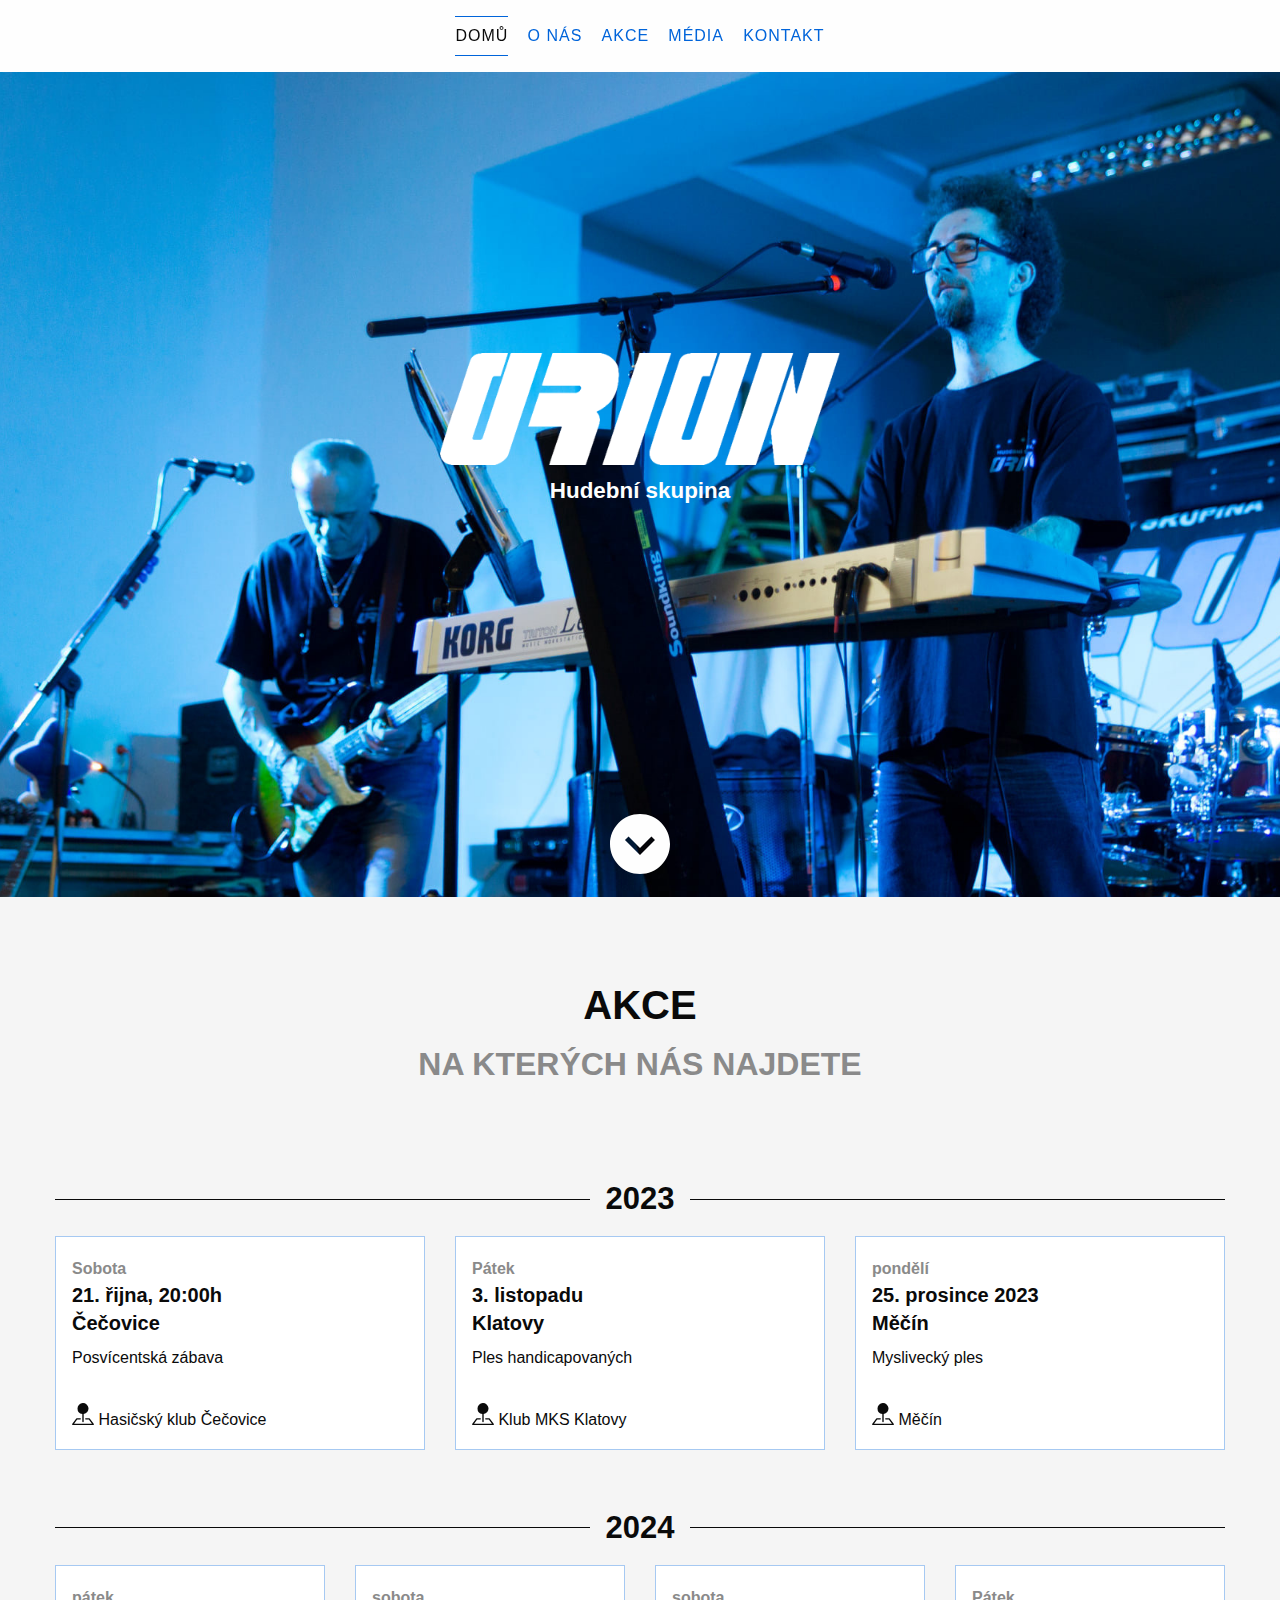
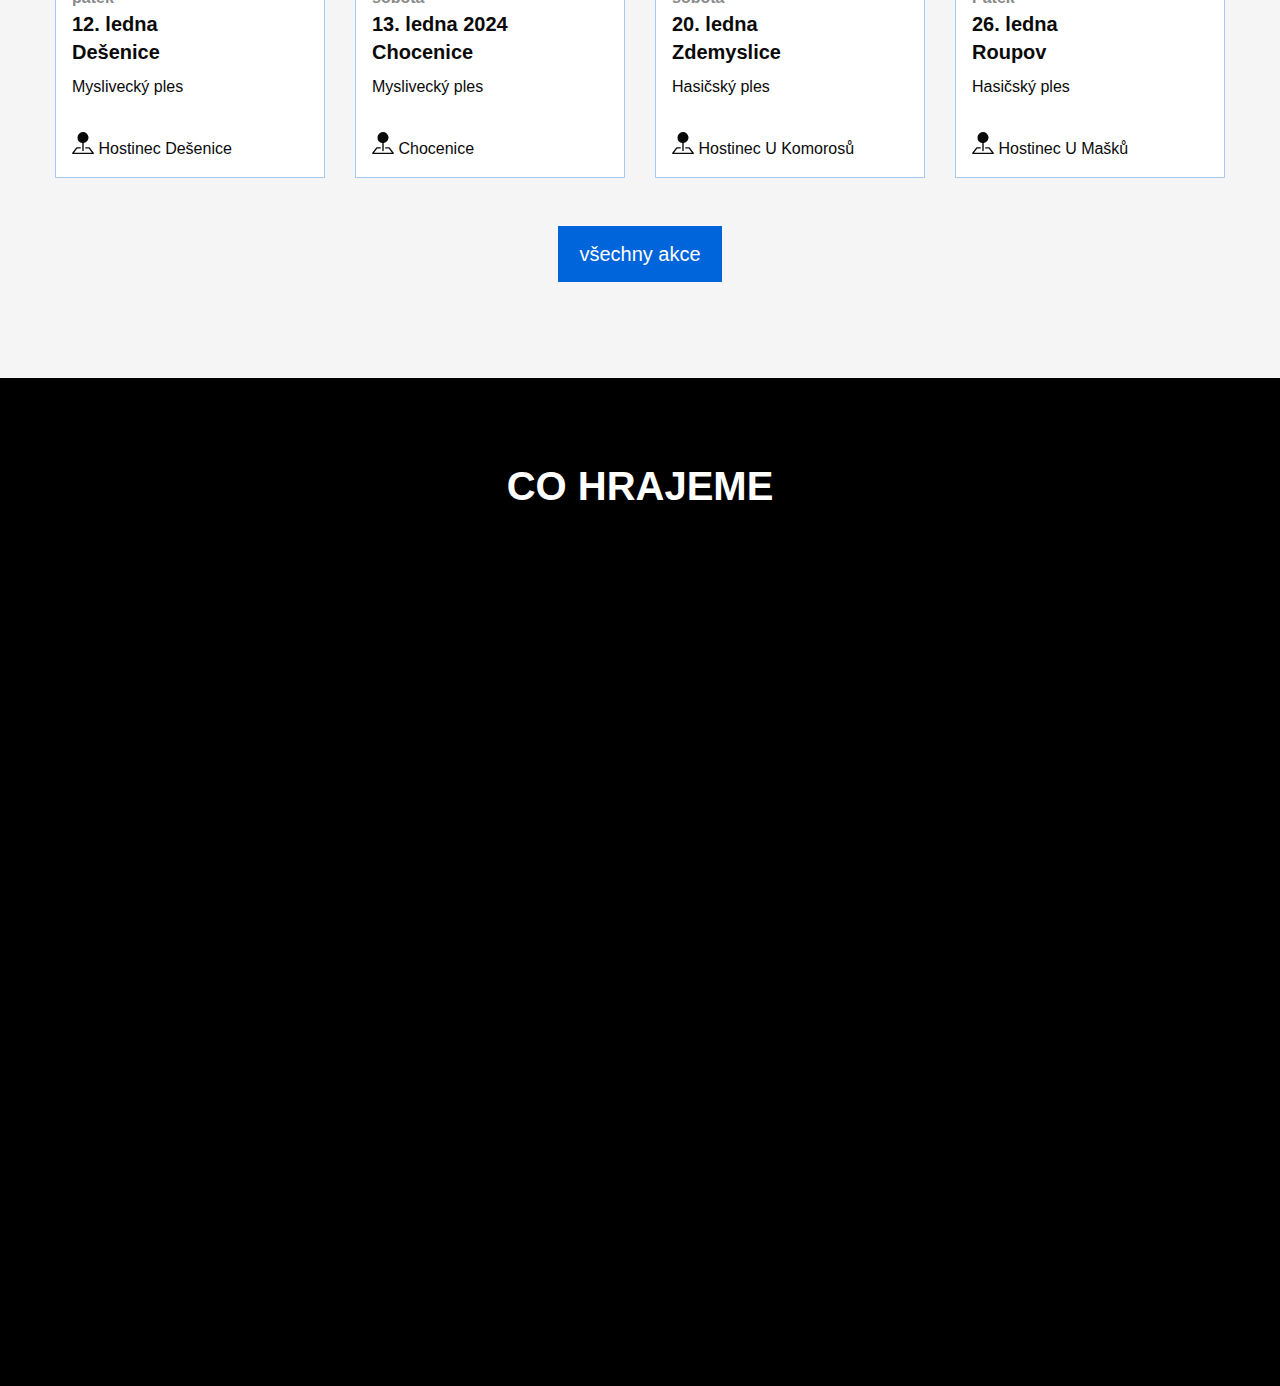
<file: index.html>
<!DOCTYPE html>
<html class="no-js" lang="en">
  <head>
    <meta charset="utf-8" />
    <meta http-equiv="x-ua-compatible" content="ie=edge" />
    <meta name="viewport" content="width=device-width, initial-scale=1.0" />
    <title>Foundation for Sites</title>
    <link rel="stylesheet" href="assets/css/app.css" />
  
  </head>
  <body data-sticky-container>
      <nav class="nav--main sticky" data-sticky data-margin-top="0"  >
          <ul class="menu menu-hover-lines sticky" >
            <li class="active"><a href="/">Domů</a></li>
            <li><a href="/o-nas.html">O nás</a></li>
            <li><a href="/akce.html">Akce</a></li>
            <li><a href="#">Média</a></li>
            <li><a href="/kontakt.html">Kontakt</a></li>
          </ul>
        </nav>
     
<div class="hero-full-screen">
    <div></div>

  <div class="middle-content-section">
    <img alt="Hudební skupina Orion" src="assets/img/Orion 1200 dpi.svg">
    <p><strong>Hudební skupina</strong></p>
  </div>

  <div class="bottom-content-section" data-magellan data-threshold="0">
    <a href="#main-content-section">
      <svg
        xmlns="http://www.w3.org/2000/svg"
        width="24"
        height="24"
        viewBox="0 0 24 24">
        <path
          d="M24 12c0-6.627-5.373-12-12-12s-12 5.373-12 12 5.373 12 12 12 12-5.373 12-12zm-18.005-1.568l1.415-1.414 4.59 4.574 4.579-4.574 1.416 1.414-5.995 5.988-6.005-5.988z"
        />
      </svg>
    </a>
  </div>
</div>

<div id="main-content-section" data-magellan-target="main-content-section">
  <section class="section--lightGray">
    <div class="grid-container">
      <div class="grid-x grid-padding-x">
        <div class="medium-12 cell text-center">
          <h2>Akce<br><small>na kterých nás najdete</small></h2>
        </div>  
      </div>
      <div class="grid-x grid-padding-x">
          <div class="medium-12 cell text-center">
            <h3 class="type-sidelines"><span>2023</span></h3>
          </div>  
      </div>
      <div class="grid-x grid-padding-x">
        <div class="medium-4 cell">
            <div class="callout primary">
                <h5><small>Sobota</small><br>
                  21. řijna, 20:00h
                  <br>Čečovice</h5>
                <p>Posvícentská zábava</p>
                  <br>
                  <p>
                      <svg xmlns="http://www.w3.org/2000/svg" width="16" height="16" fill="currentColor" class="bi bi-pin-map-fill" viewBox="0 0 16 16">
                        <path fill-rule="evenodd" d="M3.1 11.2a.5.5 0 0 1 .4-.2H6a.5.5 0 0 1 0 1H3.75L1.5 15h13l-2.25-3H10a.5.5 0 0 1 0-1h2.5a.5.5 0 0 1 .4.2l3 4a.5.5 0 0 1-.4.8H.5a.5.5 0 0 1-.4-.8l3-4z"/>
                        <path fill-rule="evenodd" d="M4 4a4 4 0 1 1 4.5 3.969V13.5a.5.5 0 0 1-1 0V7.97A4 4 0 0 1 4 3.999z"/>
                      </svg>
                    Hasičský klub Čečovice</p>
            </div>   
        </div>
        <div class="medium-4 cell">
            <div class="callout primary">
                <h5><small>Pátek</small><br>
                  3. listopadu
                  <br>Klatovy<br>
                  </h5>
                  <p>Ples handicapovaných</p>
                  <br>
                <p>
                    <svg xmlns="http://www.w3.org/2000/svg" width="16" height="16" fill="currentColor" class="bi bi-pin-map-fill" viewBox="0 0 16 16">
                      <path fill-rule="evenodd" d="M3.1 11.2a.5.5 0 0 1 .4-.2H6a.5.5 0 0 1 0 1H3.75L1.5 15h13l-2.25-3H10a.5.5 0 0 1 0-1h2.5a.5.5 0 0 1 .4.2l3 4a.5.5 0 0 1-.4.8H.5a.5.5 0 0 1-.4-.8l3-4z"/>
                      <path fill-rule="evenodd" d="M4 4a4 4 0 1 1 4.5 3.969V13.5a.5.5 0 0 1-1 0V7.97A4 4 0 0 1 4 3.999z"/>
                    </svg>
                  Klub MKS Klatovy</p>
              
            </div>   
        </div>
        <div class="medium-4 cell">
            <div class="callout primary">
                <h5><small>pondělí</small><br>
                  25. prosince 2023
                  <br>Měčín</h5>
                <p>Myslivecký ples</p>
                <br>
                <p>
                    <svg xmlns="http://www.w3.org/2000/svg" width="16" height="16" fill="currentColor" class="bi bi-pin-map-fill" viewBox="0 0 16 16">
                      <path fill-rule="evenodd" d="M3.1 11.2a.5.5 0 0 1 .4-.2H6a.5.5 0 0 1 0 1H3.75L1.5 15h13l-2.25-3H10a.5.5 0 0 1 0-1h2.5a.5.5 0 0 1 .4.2l3 4a.5.5 0 0 1-.4.8H.5a.5.5 0 0 1-.4-.8l3-4z"/>
                      <path fill-rule="evenodd" d="M4 4a4 4 0 1 1 4.5 3.969V13.5a.5.5 0 0 1-1 0V7.97A4 4 0 0 1 4 3.999z"/>
                    </svg>
                  Měčín</p>
            </div>   
        </div>
      </div>
      <div class="grid-x grid-padding-x">
          <div class="medium-12 cell text-center">
              <h3 class="type-sidelines"><span>2024</span></h3>
          </div>  
      </div>  
      <div class="grid-x grid-padding-x">  
        <div class="medium-3 cell">
            <div class="callout primary">
                <h5><small>pátek</small><br>
                  12. ledna
                  <br>Dešenice</h5>
                <p>Myslivecký ples</p>
                <br>
                <p>
                    <svg xmlns="http://www.w3.org/2000/svg" width="16" height="16" fill="currentColor" class="bi bi-pin-map-fill" viewBox="0 0 16 16">
                      <path fill-rule="evenodd" d="M3.1 11.2a.5.5 0 0 1 .4-.2H6a.5.5 0 0 1 0 1H3.75L1.5 15h13l-2.25-3H10a.5.5 0 0 1 0-1h2.5a.5.5 0 0 1 .4.2l3 4a.5.5 0 0 1-.4.8H.5a.5.5 0 0 1-.4-.8l3-4z"/>
                      <path fill-rule="evenodd" d="M4 4a4 4 0 1 1 4.5 3.969V13.5a.5.5 0 0 1-1 0V7.97A4 4 0 0 1 4 3.999z"/>
                    </svg>
                    Hostinec Dešenice</p>
            </div>   
        </div>
        <div class="medium-3 cell">
            <div class="callout primary">
                <h5><small>sobota</small><br>
                  13. ledna 2024
                  <br>Chocenice</h5>
                <p>Myslivecký ples</p>
                <br>
                <p>
                    <svg xmlns="http://www.w3.org/2000/svg" width="16" height="16" fill="currentColor" class="bi bi-pin-map-fill" viewBox="0 0 16 16">
                      <path fill-rule="evenodd" d="M3.1 11.2a.5.5 0 0 1 .4-.2H6a.5.5 0 0 1 0 1H3.75L1.5 15h13l-2.25-3H10a.5.5 0 0 1 0-1h2.5a.5.5 0 0 1 .4.2l3 4a.5.5 0 0 1-.4.8H.5a.5.5 0 0 1-.4-.8l3-4z"/>
                      <path fill-rule="evenodd" d="M4 4a4 4 0 1 1 4.5 3.969V13.5a.5.5 0 0 1-1 0V7.97A4 4 0 0 1 4 3.999z"/>
                    </svg> Chocenice
                    </p>
            </div>   
        </div>
        <div class="medium-3 cell">
            <div class="callout primary">
                <h5><small>sobota</small><br>
                  20. ledna
                  <br>Zdemyslice</h5>
                <p>Hasičský ples</p>
                <br>
                <p>
                    <svg xmlns="http://www.w3.org/2000/svg" width="16" height="16" fill="currentColor" class="bi bi-pin-map-fill" viewBox="0 0 16 16">
                      <path fill-rule="evenodd" d="M3.1 11.2a.5.5 0 0 1 .4-.2H6a.5.5 0 0 1 0 1H3.75L1.5 15h13l-2.25-3H10a.5.5 0 0 1 0-1h2.5a.5.5 0 0 1 .4.2l3 4a.5.5 0 0 1-.4.8H.5a.5.5 0 0 1-.4-.8l3-4z"/>
                      <path fill-rule="evenodd" d="M4 4a4 4 0 1 1 4.5 3.969V13.5a.5.5 0 0 1-1 0V7.97A4 4 0 0 1 4 3.999z"/>
                    </svg> Hostinec U Komorosů
                    </p>
            </div>   
        </div>
        <div class="medium-3 cell">
            <div class="callout primary">
                <h5><small>Pátek</small><br>
                  26. ledna<br>
                  
                  Roupov</h5>
                  <p>Hasičský ples</p>
                  <br>
                  <p>
                      <svg xmlns="http://www.w3.org/2000/svg" width="16" height="16" fill="currentColor" class="bi bi-pin-map-fill" viewBox="0 0 16 16">
                        <path fill-rule="evenodd" d="M3.1 11.2a.5.5 0 0 1 .4-.2H6a.5.5 0 0 1 0 1H3.75L1.5 15h13l-2.25-3H10a.5.5 0 0 1 0-1h2.5a.5.5 0 0 1 .4.2l3 4a.5.5 0 0 1-.4.8H.5a.5.5 0 0 1-.4-.8l3-4z"/>
                        <path fill-rule="evenodd" d="M4 4a4 4 0 1 1 4.5 3.969V13.5a.5.5 0 0 1-1 0V7.97A4 4 0 0 1 4 3.999z"/>
                      </svg>
                  Hostinec U Mašků</p>
                
              
            </div>   
        </div>
      </div>
    </div>
    <div class="grid-x grid-padding-x">
        <div class="medium-12 cell text-center">
          <a class="large button marginTop2" href="/akce.html">všechny akce</a>
        </div>  
    </div>  
  </section>
  <section class="section--black">
      <div class="grid-container">
        <div class="grid-x grid-padding-x">
          <div class="medium-10 cell large-offset-1 text-center">
            <h2>Co hrajeme</small></h2>
            <div class="responsive-embed">
              <iframe width="560" height="315" src="https://www.youtube.com/embed/bDIdVuM_Gu8?si=GUHJKwc3erdZZ2fr" title="YouTube video player" frameborder="0" allow="accelerometer; autoplay; clipboard-write; encrypted-media; gyroscope; picture-in-picture; web-share" allowfullscreen></iframe>
            </div>
          </div>  
        </div> 
      </div>           
</div>



    <script src="assets/js/app.js"></script>
  </body>
</html>
</file>
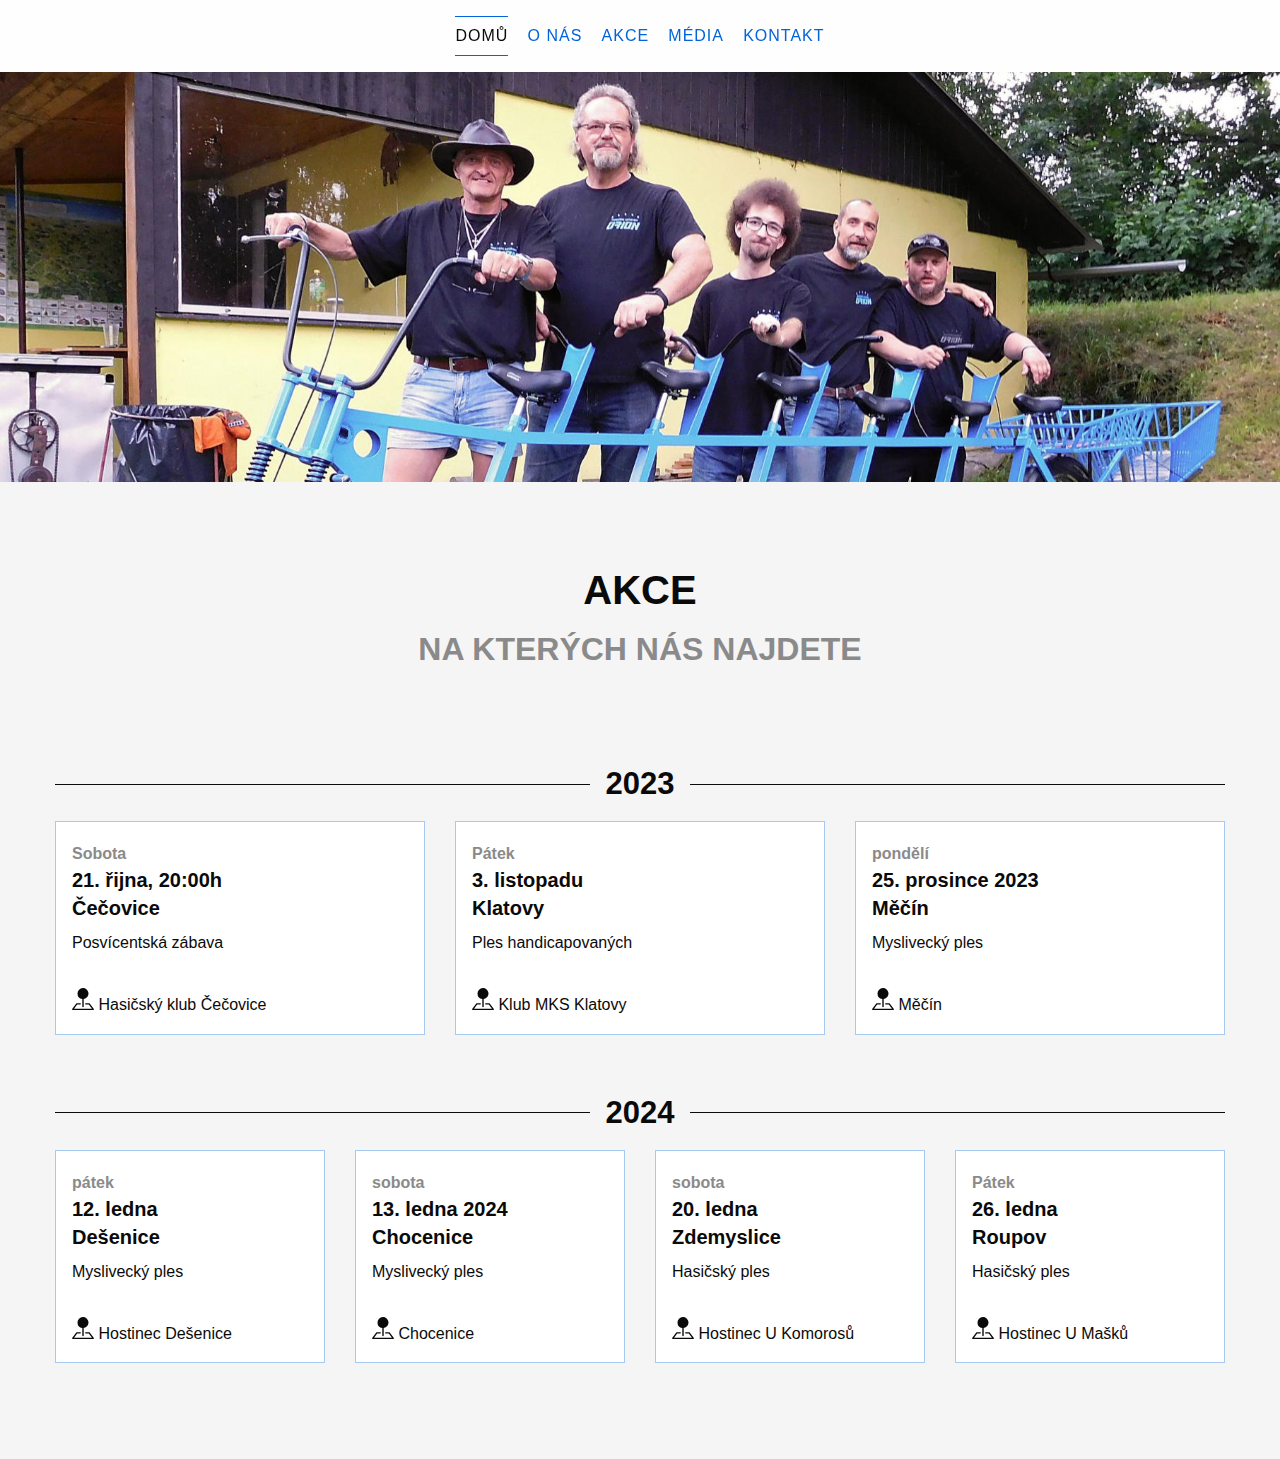
<file: akce.html>
<!DOCTYPE html>
<html class="no-js" lang="en">
  <head>
    <meta charset="utf-8" />
    <meta http-equiv="x-ua-compatible" content="ie=edge" />
    <meta name="viewport" content="width=device-width, initial-scale=1.0" />
    <title>Foundation for Sites</title>
    <link rel="stylesheet" href="assets/css/app.css" />
  
  </head>
  <body data-sticky-container>
      <nav class="nav--main sticky" data-sticky data-margin-top="0"  >
          <ul class="menu menu-hover-lines sticky" >
            <li class="active"><a href="/">Domů</a></li>
            <li><a href="/o-nas.html">O nás</a></li>
            <li><a href="/akce.html">Akce</a></li>
            <li><a href="#">Média</a></li>
            <li><a href="#">Kontakt</a></li>
          </ul>
        </nav>
     <img src="assets/img/illustrations/vsichni.jpg" width="100%">
<section class="section--lightGray">
<div class="grid-container">
        <div class="grid-x grid-padding-x">
          <div class="medium-12 cell text-center">
            <h2>Akce<br><small>na kterých nás najdete</small></h2>
          </div>  
        </div>
        <div class="grid-x grid-padding-x">
            <div class="medium-12 cell text-center">
              <h3 class="type-sidelines"><span>2023</span></h3>
            </div>  
        </div>
        <div class="grid-x grid-padding-x">
          <div class="medium-4 cell">
              <div class="callout primary">
                  <h5><small>Sobota</small><br>
                    21. řijna, 20:00h
                    <br>Čečovice</h5>
                  <p>Posvícentská zábava</p>
                    <br>
                    <p>
                        <svg xmlns="http://www.w3.org/2000/svg" width="16" height="16" fill="currentColor" class="bi bi-pin-map-fill" viewBox="0 0 16 16">
                          <path fill-rule="evenodd" d="M3.1 11.2a.5.5 0 0 1 .4-.2H6a.5.5 0 0 1 0 1H3.75L1.5 15h13l-2.25-3H10a.5.5 0 0 1 0-1h2.5a.5.5 0 0 1 .4.2l3 4a.5.5 0 0 1-.4.8H.5a.5.5 0 0 1-.4-.8l3-4z"/>
                          <path fill-rule="evenodd" d="M4 4a4 4 0 1 1 4.5 3.969V13.5a.5.5 0 0 1-1 0V7.97A4 4 0 0 1 4 3.999z"/>
                        </svg>
                      Hasičský klub Čečovice</p>
              </div>   
          </div>
          <div class="medium-4 cell">
              <div class="callout primary">
                  <h5><small>Pátek</small><br>
                    3. listopadu
                    <br>Klatovy<br>
                    </h5>
                    <p>Ples handicapovaných</p>
                    <br>
                  <p>
                      <svg xmlns="http://www.w3.org/2000/svg" width="16" height="16" fill="currentColor" class="bi bi-pin-map-fill" viewBox="0 0 16 16">
                        <path fill-rule="evenodd" d="M3.1 11.2a.5.5 0 0 1 .4-.2H6a.5.5 0 0 1 0 1H3.75L1.5 15h13l-2.25-3H10a.5.5 0 0 1 0-1h2.5a.5.5 0 0 1 .4.2l3 4a.5.5 0 0 1-.4.8H.5a.5.5 0 0 1-.4-.8l3-4z"/>
                        <path fill-rule="evenodd" d="M4 4a4 4 0 1 1 4.5 3.969V13.5a.5.5 0 0 1-1 0V7.97A4 4 0 0 1 4 3.999z"/>
                      </svg>
                    Klub MKS Klatovy</p>
                
              </div>   
          </div>
          <div class="medium-4 cell">
              <div class="callout primary">
                  <h5><small>pondělí</small><br>
                    25. prosince 2023
                    <br>Měčín</h5>
                  <p>Myslivecký ples</p>
                  <br>
                  <p>
                      <svg xmlns="http://www.w3.org/2000/svg" width="16" height="16" fill="currentColor" class="bi bi-pin-map-fill" viewBox="0 0 16 16">
                        <path fill-rule="evenodd" d="M3.1 11.2a.5.5 0 0 1 .4-.2H6a.5.5 0 0 1 0 1H3.75L1.5 15h13l-2.25-3H10a.5.5 0 0 1 0-1h2.5a.5.5 0 0 1 .4.2l3 4a.5.5 0 0 1-.4.8H.5a.5.5 0 0 1-.4-.8l3-4z"/>
                        <path fill-rule="evenodd" d="M4 4a4 4 0 1 1 4.5 3.969V13.5a.5.5 0 0 1-1 0V7.97A4 4 0 0 1 4 3.999z"/>
                      </svg>
                    Měčín</p>
              </div>   
          </div>
        </div>
        <div class="grid-x grid-padding-x">
            <div class="medium-12 cell text-center">
                <h3 class="type-sidelines"><span>2024</span></h3>
            </div>  
        </div>  
        <div class="grid-x grid-padding-x">  
          <div class="medium-3 cell">
              <div class="callout primary">
                  <h5><small>pátek</small><br>
                    12. ledna
                    <br>Dešenice</h5>
                  <p>Myslivecký ples</p>
                  <br>
                  <p>
                      <svg xmlns="http://www.w3.org/2000/svg" width="16" height="16" fill="currentColor" class="bi bi-pin-map-fill" viewBox="0 0 16 16">
                        <path fill-rule="evenodd" d="M3.1 11.2a.5.5 0 0 1 .4-.2H6a.5.5 0 0 1 0 1H3.75L1.5 15h13l-2.25-3H10a.5.5 0 0 1 0-1h2.5a.5.5 0 0 1 .4.2l3 4a.5.5 0 0 1-.4.8H.5a.5.5 0 0 1-.4-.8l3-4z"/>
                        <path fill-rule="evenodd" d="M4 4a4 4 0 1 1 4.5 3.969V13.5a.5.5 0 0 1-1 0V7.97A4 4 0 0 1 4 3.999z"/>
                      </svg>
                      Hostinec Dešenice</p>
              </div>   
          </div>
          <div class="medium-3 cell">
              <div class="callout primary">
                  <h5><small>sobota</small><br>
                    13. ledna 2024
                    <br>Chocenice</h5>
                  <p>Myslivecký ples</p>
                  <br>
                  <p>
                      <svg xmlns="http://www.w3.org/2000/svg" width="16" height="16" fill="currentColor" class="bi bi-pin-map-fill" viewBox="0 0 16 16">
                        <path fill-rule="evenodd" d="M3.1 11.2a.5.5 0 0 1 .4-.2H6a.5.5 0 0 1 0 1H3.75L1.5 15h13l-2.25-3H10a.5.5 0 0 1 0-1h2.5a.5.5 0 0 1 .4.2l3 4a.5.5 0 0 1-.4.8H.5a.5.5 0 0 1-.4-.8l3-4z"/>
                        <path fill-rule="evenodd" d="M4 4a4 4 0 1 1 4.5 3.969V13.5a.5.5 0 0 1-1 0V7.97A4 4 0 0 1 4 3.999z"/>
                      </svg> Chocenice
                      </p>
              </div>   
          </div>
          <div class="medium-3 cell">
              <div class="callout primary">
                  <h5><small>sobota</small><br>
                    20. ledna
                    <br>Zdemyslice</h5>
                  <p>Hasičský ples</p>
                  <br>
                  <p>
                      <svg xmlns="http://www.w3.org/2000/svg" width="16" height="16" fill="currentColor" class="bi bi-pin-map-fill" viewBox="0 0 16 16">
                        <path fill-rule="evenodd" d="M3.1 11.2a.5.5 0 0 1 .4-.2H6a.5.5 0 0 1 0 1H3.75L1.5 15h13l-2.25-3H10a.5.5 0 0 1 0-1h2.5a.5.5 0 0 1 .4.2l3 4a.5.5 0 0 1-.4.8H.5a.5.5 0 0 1-.4-.8l3-4z"/>
                        <path fill-rule="evenodd" d="M4 4a4 4 0 1 1 4.5 3.969V13.5a.5.5 0 0 1-1 0V7.97A4 4 0 0 1 4 3.999z"/>
                      </svg> Hostinec U Komorosů
                      </p>
              </div>   
          </div>
          <div class="medium-3 cell">
              <div class="callout primary">
                  <h5><small>Pátek</small><br>
                    26. ledna<br>
                    
                    Roupov</h5>
                    <p>Hasičský ples</p>
                    <br>
                    <p>
                        <svg xmlns="http://www.w3.org/2000/svg" width="16" height="16" fill="currentColor" class="bi bi-pin-map-fill" viewBox="0 0 16 16">
                          <path fill-rule="evenodd" d="M3.1 11.2a.5.5 0 0 1 .4-.2H6a.5.5 0 0 1 0 1H3.75L1.5 15h13l-2.25-3H10a.5.5 0 0 1 0-1h2.5a.5.5 0 0 1 .4.2l3 4a.5.5 0 0 1-.4.8H.5a.5.5 0 0 1-.4-.8l3-4z"/>
                          <path fill-rule="evenodd" d="M4 4a4 4 0 1 1 4.5 3.969V13.5a.5.5 0 0 1-1 0V7.97A4 4 0 0 1 4 3.999z"/>
                        </svg>
                    Hostinec U Mašků</p>
                  
                
              </div>   
          </div>
        </div>
      </div>

    </section>      


    <script src="assets/js/app.js"></script>
  </body>
</html>
</file>
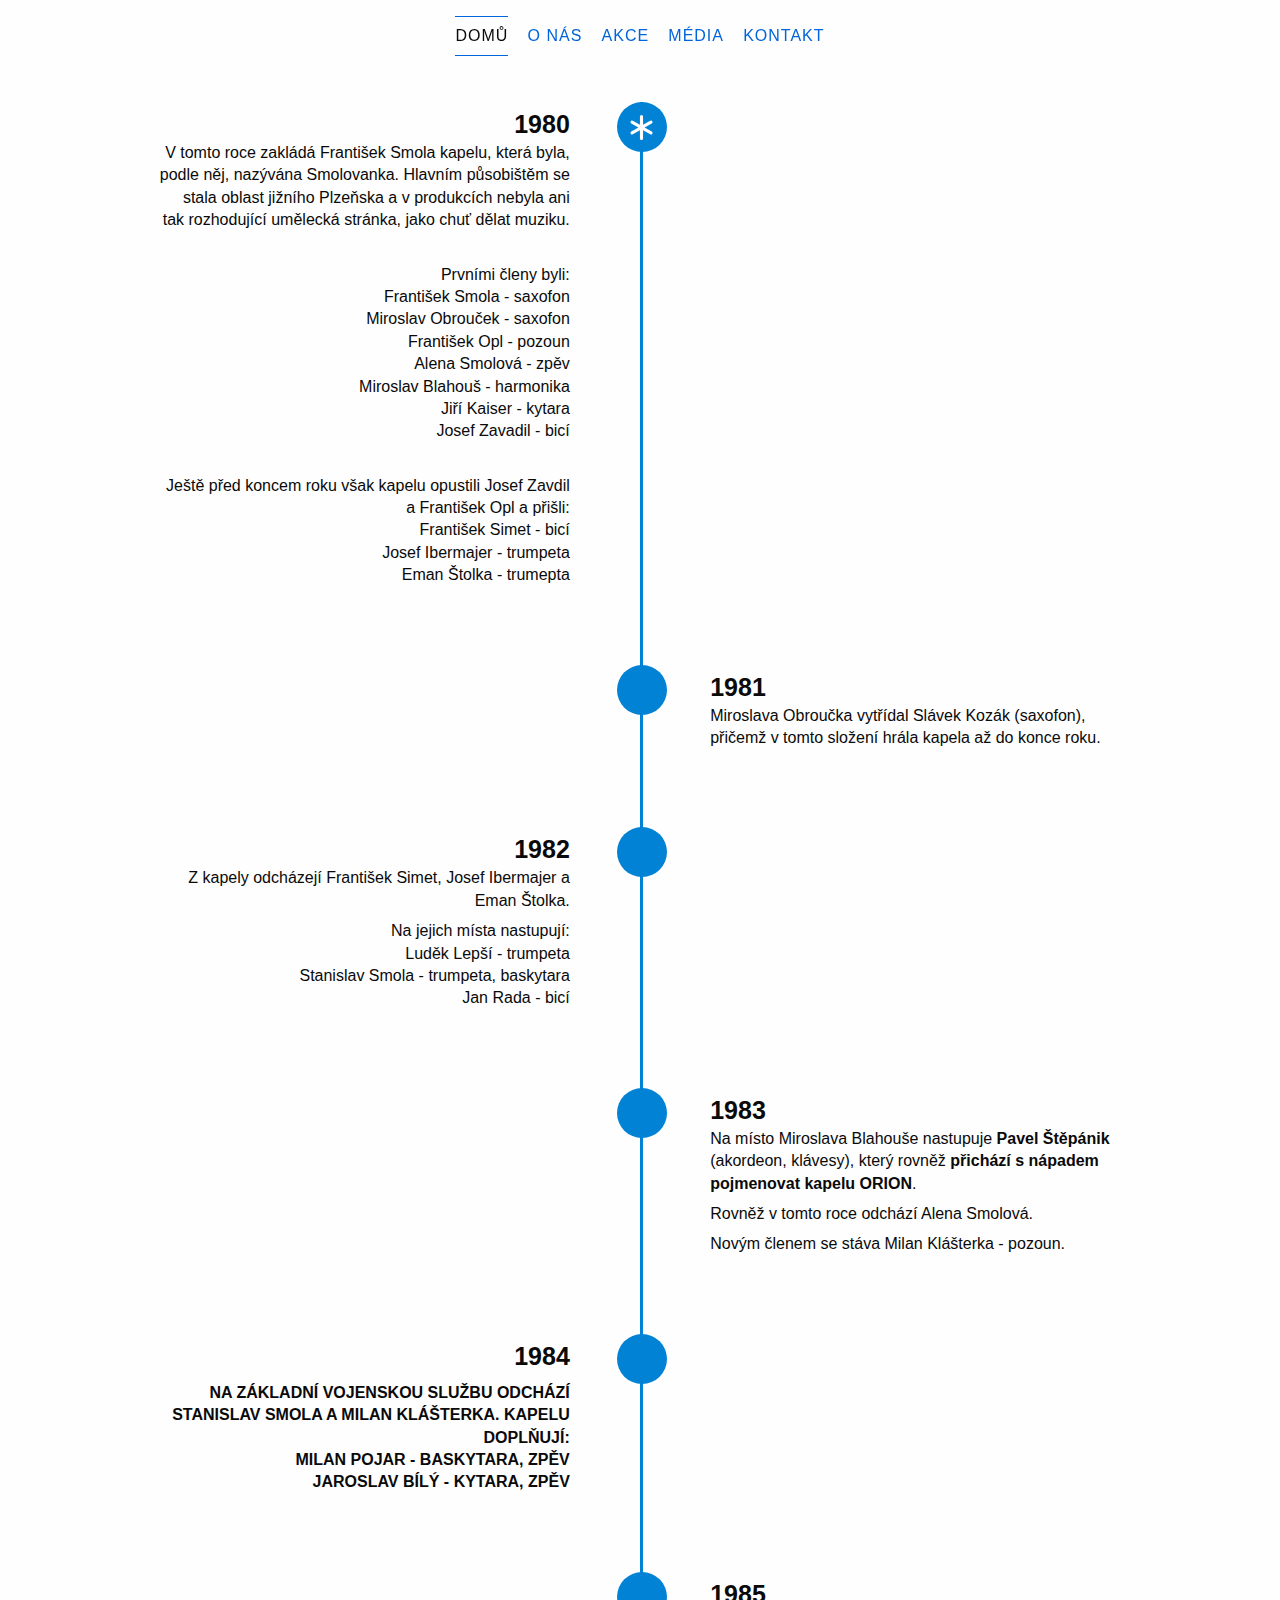
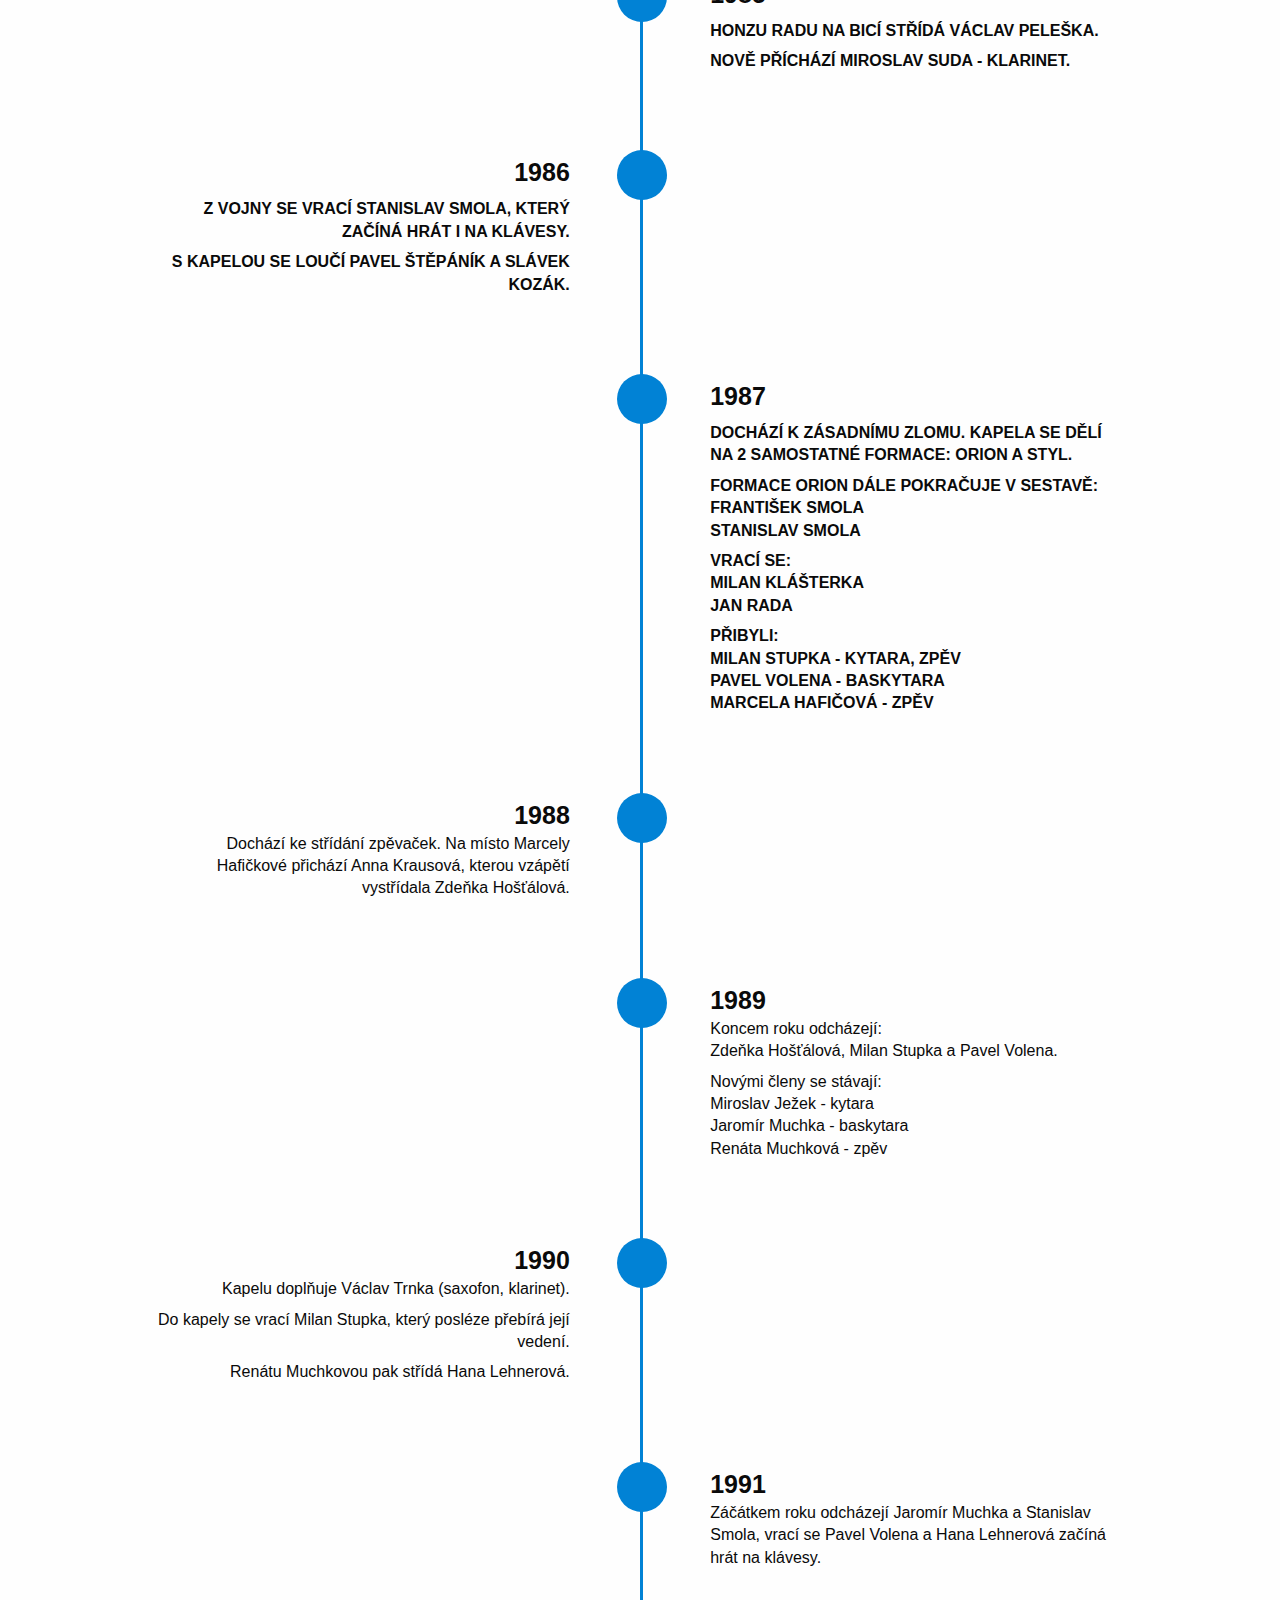
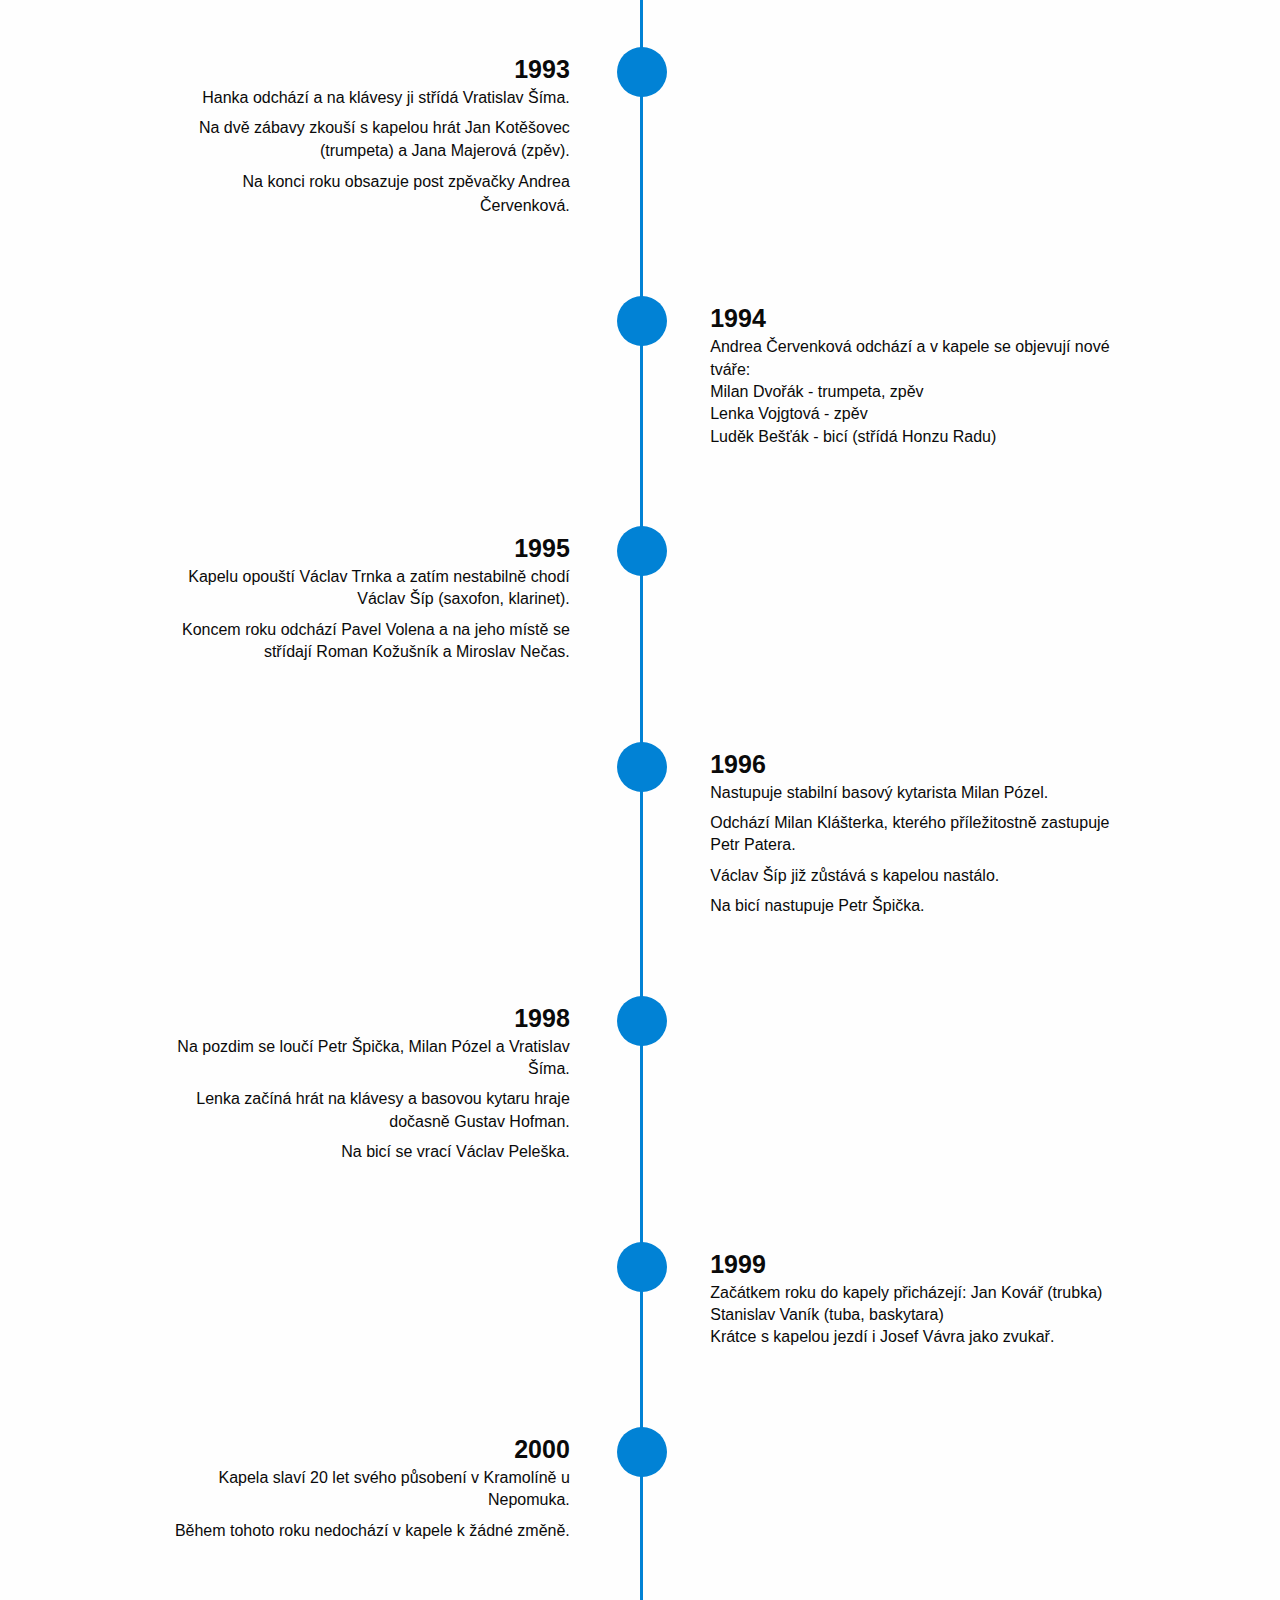
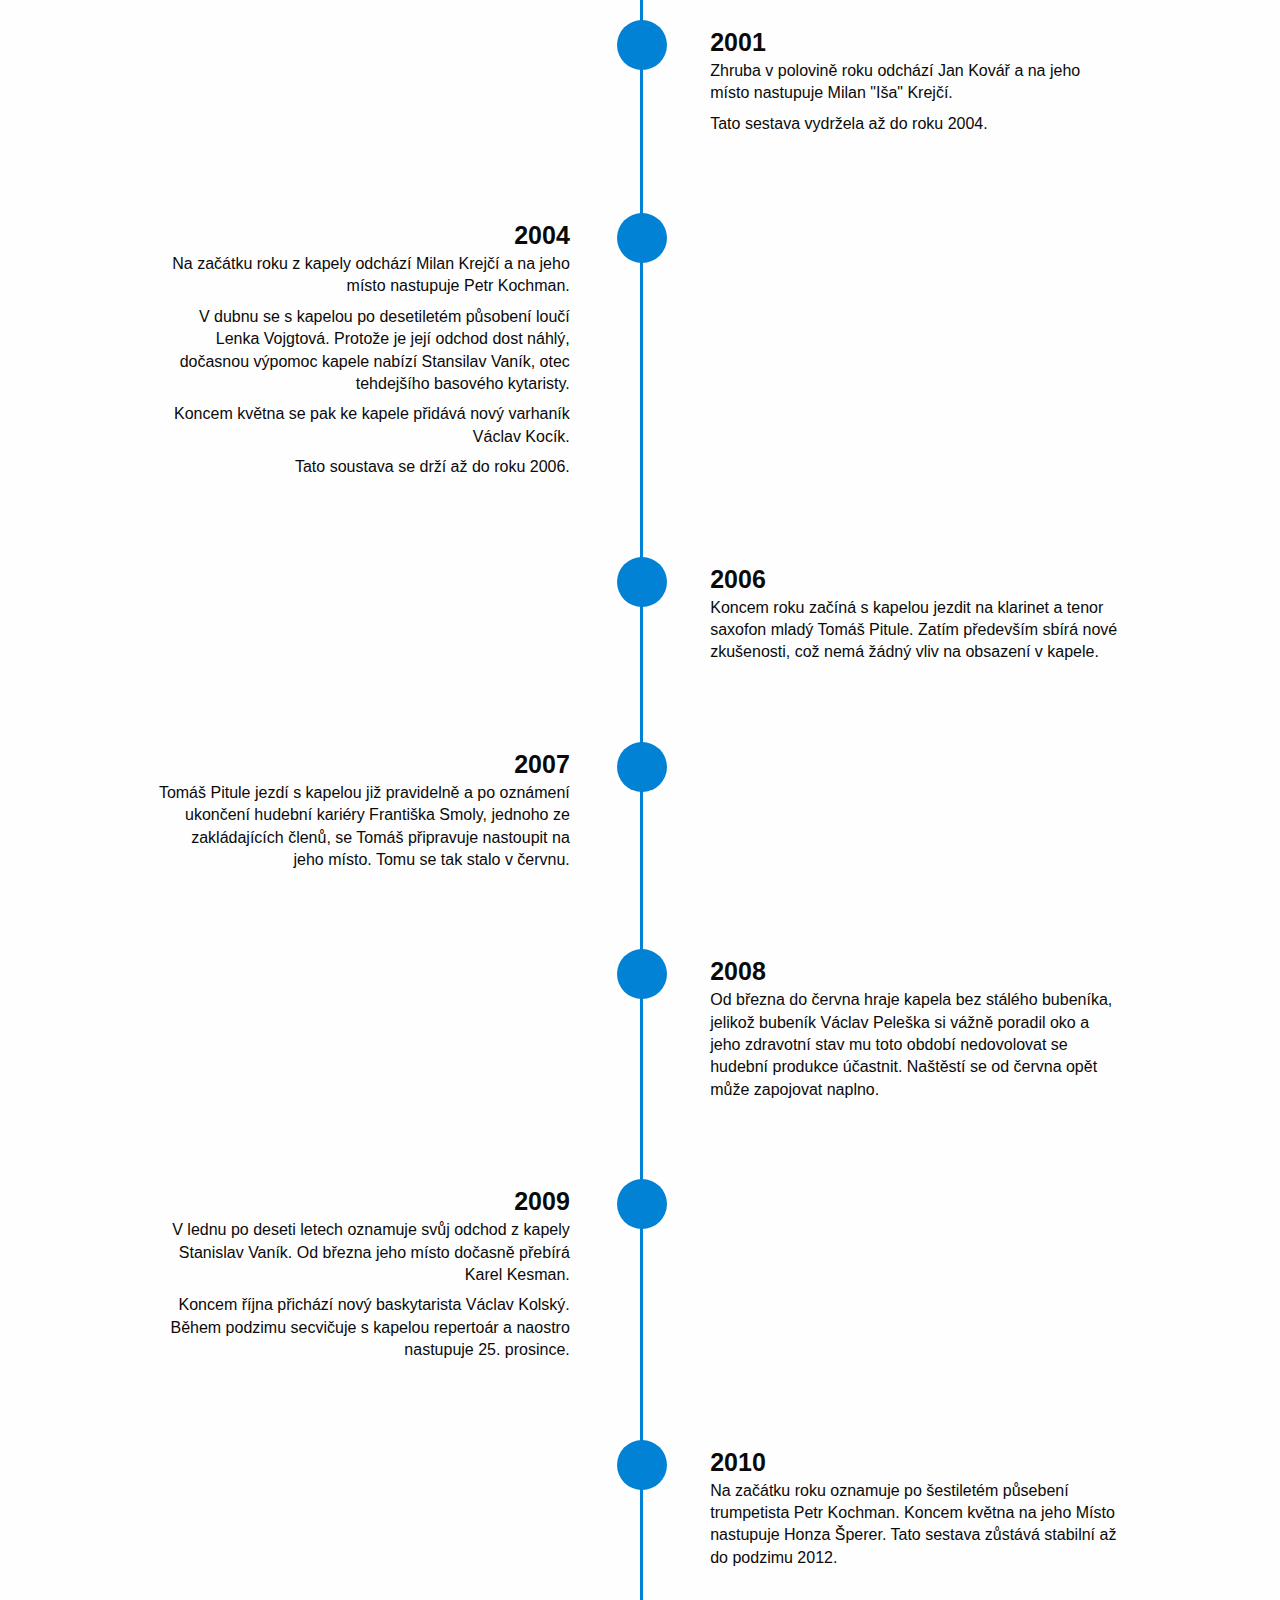
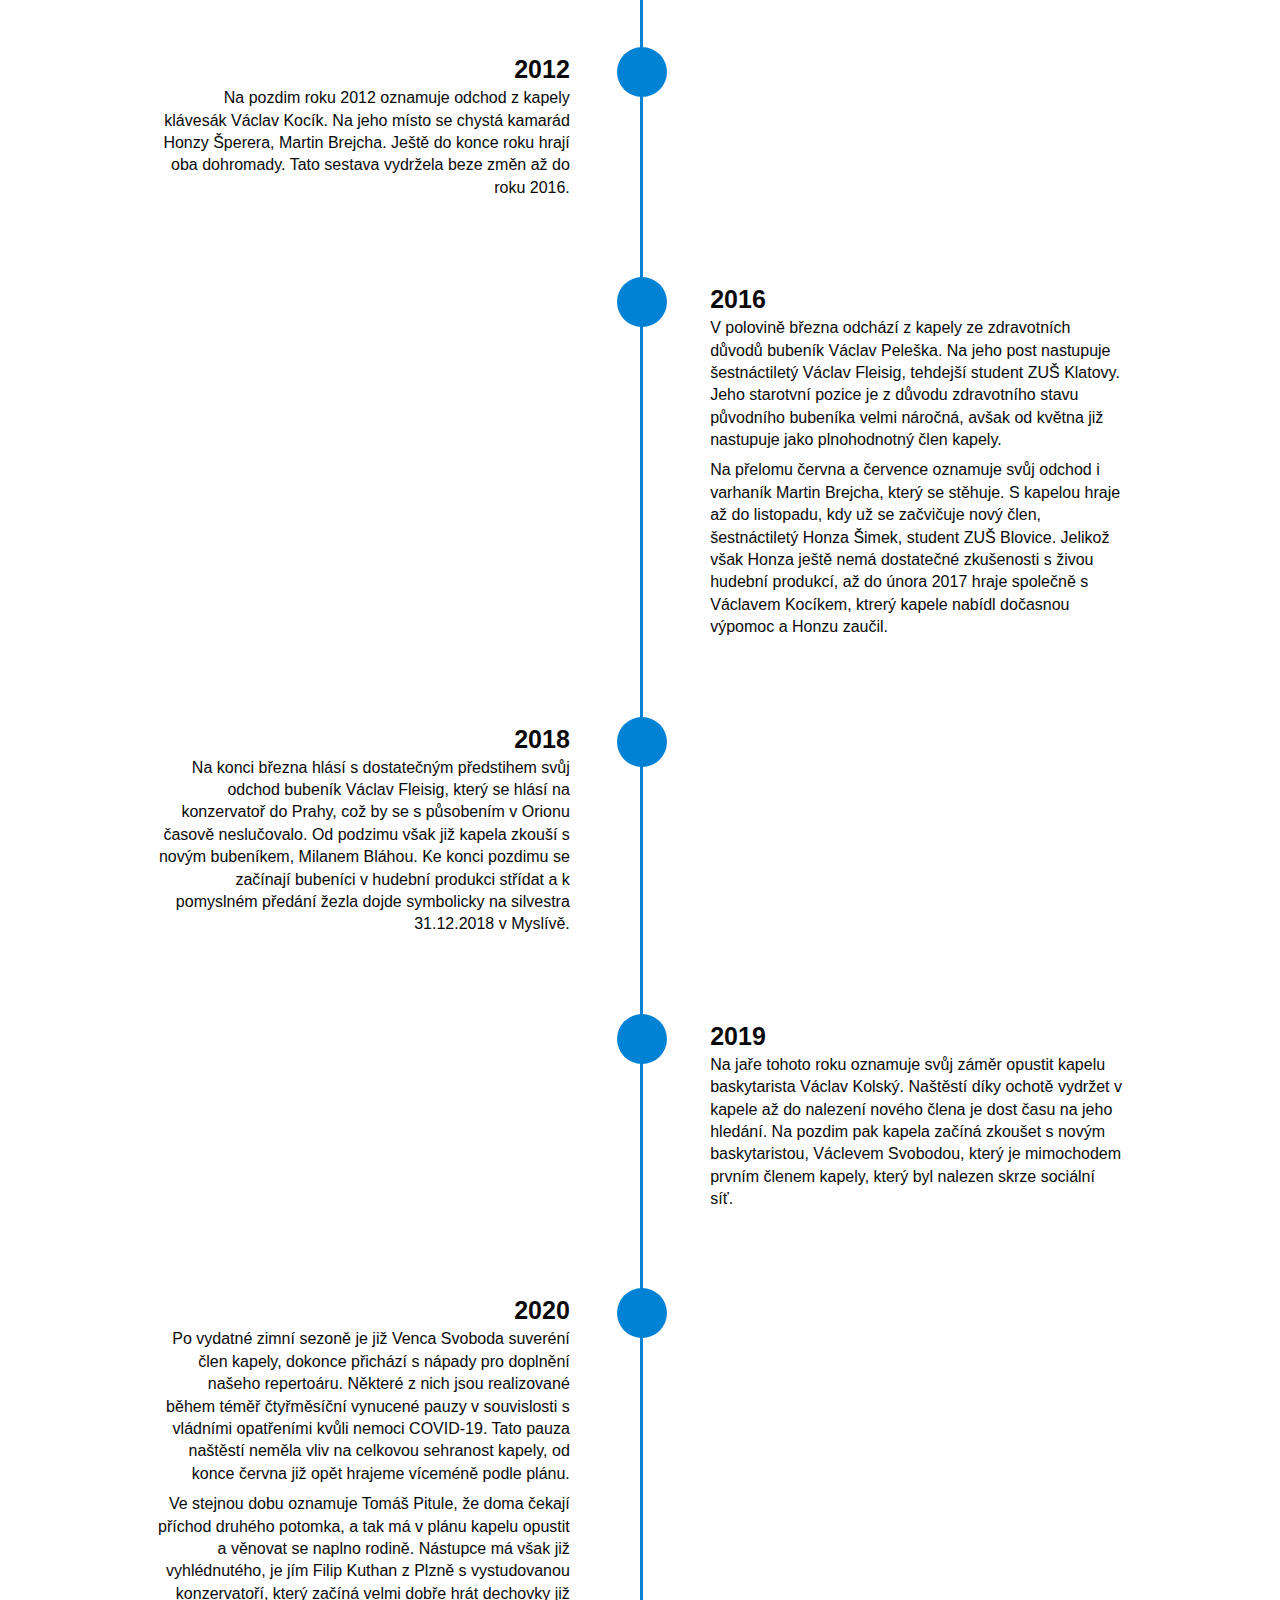
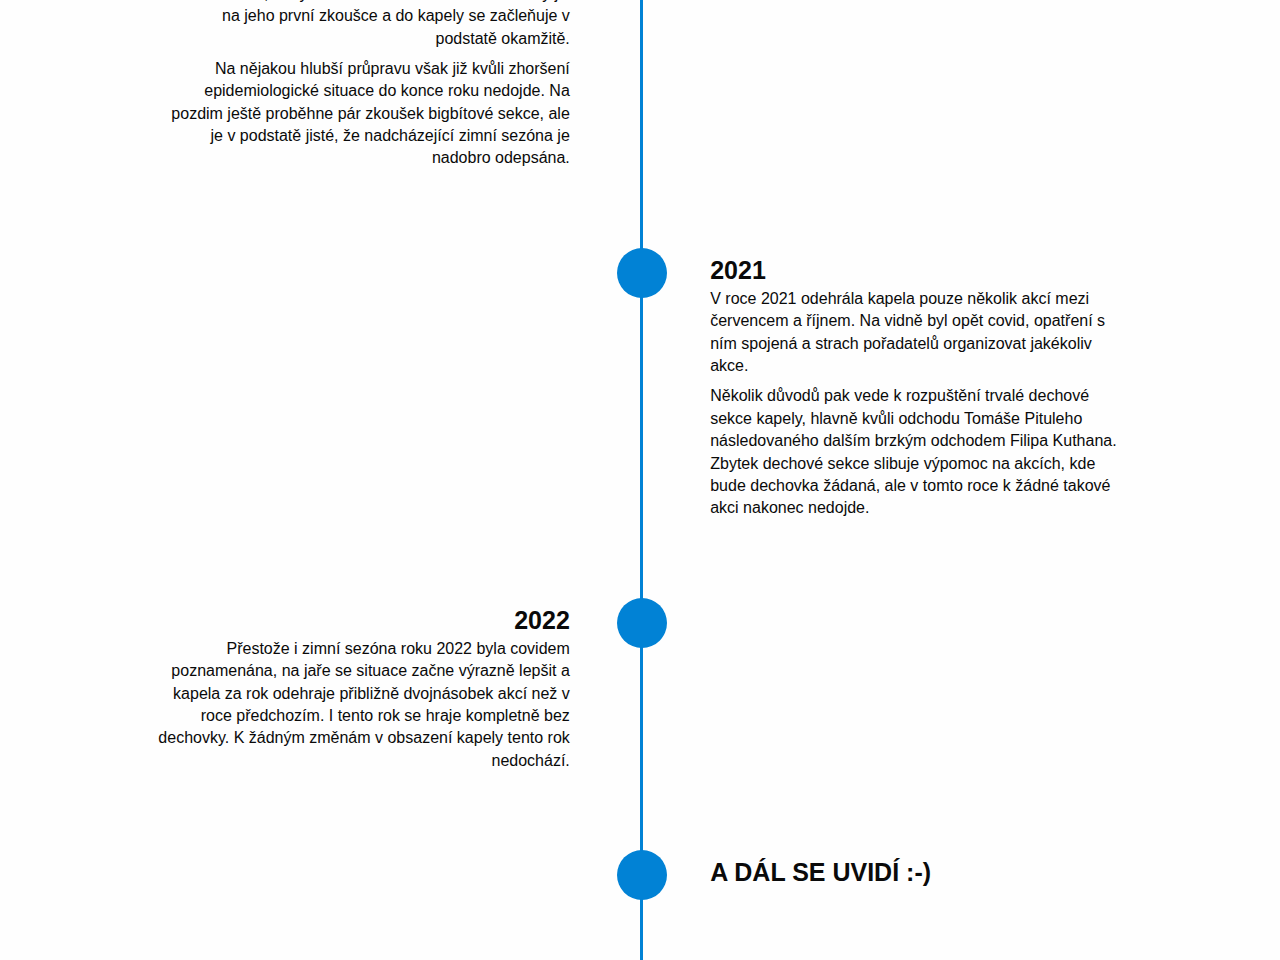
<file: historie.html>
<!DOCTYPE html>
<html class="no-js" lang="en">
  <head>
    <meta charset="utf-8" />
    <meta http-equiv="x-ua-compatible" content="ie=edge" />
    <meta name="viewport" content="width=device-width, initial-scale=1.0" />
    <title>Foundation for Sites</title>
    <link rel="stylesheet" href="assets/css/app.css" />
  
  </head>
  <body data-sticky-container>
      <nav class="nav--main sticky" data-sticky data-margin-top="0"  >
          <ul class="menu menu-hover-lines sticky" >
            <li class="active"><a href="/">Domů</a></li>
            <li><a href="/o-nas.html">O nás</a></li>
            <li><a href="#">Akce</a></li>
            <li><a href="#">Média</a></li>
            <li><a href="#">Kontakt</a></li>
          </ul>
        </nav>
     <div class="timeline">

        <div class="timeline-item">
          <div class="timeline-icon">
              <svg xmlns="http://www.w3.org/2000/svg" width="16" height="16" fill="currentColor" class="bi bi-asterisk" viewBox="0 0 16 16">
                <path d="M8 0a1 1 0 0 1 1 1v5.268l4.562-2.634a1 1 0 1 1 1 1.732L10 8l4.562 2.634a1 1 0 1 1-1 1.732L9 9.732V15a1 1 0 1 1-2 0V9.732l-4.562 2.634a1 1 0 1 1-1-1.732L6 8 1.438 5.366a1 1 0 0 1 1-1.732L7 6.268V1a1 1 0 0 1 1-1z"/>
              </svg>
          </div>
          <div class="timeline-content">
              <h2 class="timeline-content-date">1980</h2>
              <p>
              V tomto roce zakládá František Smola kapelu, která byla, podle něj, nazývána Smolovanka. Hlavním působištěm se stala oblast jižního Plzeňska a v produkcích nebyla ani tak rozhodující umělecká stránka, jako chuť dělat muziku.</p>
              <br>
              <p>
              Prvními členy byli:<br>
              
              František Smola - saxofon<br>
              Miroslav Obrouček - saxofon<br>
              František Opl - pozoun<br>
              Alena Smolová - zpěv<br>
              Miroslav Blahouš - harmonika<br>
              Jiří Kaiser - kytara<br>
              Josef Zavadil - bicí
              </p>
            </p>  
            <br>
            <p>
              Ještě před koncem roku však kapelu opustili Josef Zavdil a František Opl a přišli:<br>
              
              František Simet - bicí<br>
              Josef Ibermajer - trumpeta<br>
              Eman Štolka - trumepta<br>
            </p>
          </div>
        </div>
      
        <div class="timeline-item">
          <div class="timeline-icon">
      
          </div>
          <div class="timeline-content right">
            <h2 class="timeline-content-date">1981</h2>
            <p>Miroslava Obroučka vytřídal Slávek Kozák (saxofon), přičemž v tomto složení hrála kapela až do konce roku.</p>
          </div>
        </div>
      
        <div class="timeline-item">
          <div class="timeline-icon">
            
          </div>
          <div class="timeline-content">
            <h2 class="timeline-content-date">1982</h2>
            <p>
                Z kapely odcházejí František Simet, Josef Ibermajer a Eman Štolka.</p>
                <p>Na jejich místa nastupují:<br>

                Luděk Lepší - trumpeta<br>
                Stanislav Smola - trumpeta, baskytara<br>
                Jan Rada - bicí
                </p>
          </div>
        </div>
      
        <div class="timeline-item">
          <div class="timeline-icon">
           
          </div>
          <div class="timeline-content right">
            <h2 class="timeline-content-date">1983</h2>
            <p>
                Na místo Miroslava Blahouše nastupuje <strong>Pavel Štěpánik</strong> (akordeon, klávesy), který rovněž <strong>přichází s nápadem pojmenovat kapelu ORION</strong>.</p>

                <p>Rovněž v tomto roce odchází Alena Smolová.</p>
                
                <p>Novým členem se stáva Milan Klášterka - pozoun.</p>
            </p>
          </div>
        </div>
      
        <div class="timeline-item">
          <div class="timeline-icon">
            
          </div>
          <div class="timeline-content">
            <h2 class="timeline-content-date">1984</p>
            <p>
                Na základní vojenskou službu odchází Stanislav Smola a Milan Klášterka. Kapelu doplňují:<br>

                Milan Pojar - baskytara, zpěv<br>
                Jaroslav Bílý - kytara, zpěv
            </p>
          </div>
        </div>
      
        <div class="timeline-item">
          <div class="timeline-icon">
            
          </div>
          <div class="timeline-content right">
            <h2 class="timeline-content-date">1985</p>
            <p>Honzu Radu na bicí střídá Václav Peleška.</p>
            <p>Nově příchází Miroslav Suda - klarinet.</p>
          </div>
        </div>
      
        <div class="timeline-item">
          <div class="timeline-icon">
          </div>
          <div class="timeline-content">
            <h2 class="timeline-content-date">1986</p>
              <p>Z vojny se vrací Stanislav Smola, který začíná hrát i na klávesy.</p>
              <p>S kapelou se loučí Pavel Štěpáník a Slávek Kozák.</p>
          </div>
        </div>
      
        <div class="timeline-item">
          <div class="timeline-icon">
          </div>
          <div class="timeline-content right">
            <h2 class="timeline-content-date">1987</p>
            <p><strong>Dochází k zásadnímu zlomu. Kapela se dělí na 2 samostatné formace: ORION a STYL.</strong></p>


            <p>Formace ORION dále pokračuje v sestavě:<br>
            František Smola<br>
            Stanislav Smola
            </p>
            <p>
            Vrací se:<br>

            Milan Klášterka<br>
            Jan Rada<br>
            </p>
            <p>
            Přibyli:<br>

            Milan Stupka - kytara, zpěv<br>
            Pavel Volena - baskytara<br>
            Marcela Hafičová - zpěv
            </p>
          </div>
        </div>
      
        <div class="timeline-item">
          <div class="timeline-icon">
          </div>
          <div class="timeline-content">
            <h2 class="timeline-content-date">1988</h2>
            <p>Dochází ke střídání zpěvaček. Na místo Marcely Hafičkové přichází Anna Krausová, kterou vzápětí vystřídala Zdeňka Hošťálová.</p>
          </div>
        </div>
      
        <div class="timeline-item">
          <div class="timeline-icon">
          </div>
          <div class="timeline-content right">
            <h2 class="timeline-content-date">1989</h2>
            <p>Koncem roku odcházejí:<br> 
              Zdeňka Hošťálová, Milan Stupka a Pavel Volena.</p>
              <p>Novými členy se stávají:<br>

                Miroslav Ježek - kytara<br>
                Jaromír Muchka - baskytara<br>
                Renáta Muchková - zpěv</p>
          </div>
        </div>

        <div class="timeline-item">
            <div class="timeline-icon">
            </div>
            <div class="timeline-content">
              <h2 class="timeline-content-date">1990</h2>
              <p>Kapelu doplňuje Václav Trnka (saxofon, klarinet).</p>

                 <p>Do kapely se vrací Milan Stupka, který posléze přebírá její vedení.</p> 
                  
                <p> Renátu Muchkovou pak střídá Hana Lehnerová.</p> 
            </div>
        </div>
        <div class="timeline-item">
            <div class="timeline-icon">
            </div>
            <div class="timeline-content right">
              <h2 class="timeline-content-date">1991</h2>
              <p>Záčátkem roku odcházejí Jaromír Muchka a Stanislav Smola, vrací se Pavel Volena a Hana Lehnerová začíná hrát na klávesy.</p>
            </div>
        </div>
        <div class="timeline-item">
            <div class="timeline-icon">
            </div>
            <div class="timeline-content">
              <h2 class="timeline-content-date">1993</h2>
              <p>Hanka odchází a na klávesy ji střídá Vratislav Šíma.</p>

                  <p>Na dvě zábavy zkouší s kapelou hrát Jan Kotěšovec (trumpeta) a Jana Majerová (zpěv).</p>
                  
                  <p></p>Na konci roku obsazuje post zpěvačky Andrea Červenková.</p>
            </div>
        </div>

        <div class="timeline-item">
            <div class="timeline-icon">
            </div>
            <div class="timeline-content right">
              <h2 class="timeline-content-date">1994</h2>
              <p>Andrea Červenková odchází a v kapele se objevují nové tváře:<br>

                  Milan Dvořák - trumpeta, zpěv<br>
                  Lenka Vojgtová - zpěv<br>
                  Luděk Bešťák - bicí (střídá Honzu Radu)</p>
            </div>
        </div>
        <div class="timeline-item">
            <div class="timeline-icon">
            </div>
            <div class="timeline-content">
              <h2 class="timeline-content-date">1995</h2>
              <p>Kapelu opouští Václav Trnka a zatím nestabilně chodí Václav Šíp (saxofon, klarinet).</p>
              <p>Koncem roku odchází Pavel Volena a na jeho místě se střídají Roman Kožušník a Miroslav Nečas.</p>
            </div>
        </div>
      
      <div class="timeline-item">
          <div class="timeline-icon">
          </div>
          <div class="timeline-content right">
            <h2 class="timeline-content-date">1996</h2>
            <p>Nastupuje stabilní basový kytarista Milan Pózel.</p>
            <p>Odchází Milan Klášterka, kterého příležitostně zastupuje Petr Patera.</p>
            <p>Václav Šíp již zůstává s kapelou nastálo.</p>
            <p>Na bicí nastupuje Petr Špička.</p>
          </div>
      </div>
      <div class="timeline-item">
          <div class="timeline-icon">
          </div>
          <div class="timeline-content">
            <h2 class="timeline-content-date">1998</h2>
            <p>Na pozdim se loučí Petr Špička, Milan Pózel a Vratislav Šíma.</p>
            <p>Lenka začíná hrát na klávesy a basovou kytaru hraje dočasně Gustav Hofman.</p>
            <p>Na bicí se vrací Václav Peleška.</p>
          </div>
      </div>

      <div class="timeline-item">
          <div class="timeline-icon">
          </div>
          <div class="timeline-content right">
            <h2 class="timeline-content-date">1999</h2>
            <p>Začátkem roku do kapely přicházejí:
              Jan Kovář (trubka)<br>
              Stanislav Vaník (tuba, baskytara)<br>
              Krátce s kapelou jezdí i Josef Vávra jako zvukař.</p>
          </div>
      </div>
      <div class="timeline-item">
          <div class="timeline-icon">
          </div>
          <div class="timeline-content">
            <h2 class="timeline-content-date">2000</h2>
            <p>Kapela slaví 20 let svého působení v Kramolíně u Nepomuka.</p>
            <p>Během tohoto roku nedochází v kapele k žádné změně.</p>
          </div>
      </div>

      <div class="timeline-item">
          <div class="timeline-icon">
          </div>
          <div class="timeline-content right">
            <h2 class="timeline-content-date">2001</h2>
            <p>Zhruba v polovině roku odchází Jan Kovář a na jeho místo nastupuje Milan "Iša" Krejčí.</p>
            <p>Tato sestava vydržela až do roku 2004.</p>
          </div>
      </div>
      <div class="timeline-item">
          <div class="timeline-icon">
          </div>
          <div class="timeline-content">
            <h2 class="timeline-content-date">2004</h2>
            <p>Na začátku roku z kapely odchází Milan Krejčí a na jeho místo nastupuje Petr Kochman.</p>
            <p>V dubnu se s kapelou po desetiletém působení loučí Lenka Vojgtová. Protože je její odchod dost náhlý, dočasnou výpomoc kapele nabízí Stansilav Vaník, otec tehdejšího basového kytaristy.</p>
            <p>Koncem května se pak ke kapele přidává nový varhaník Václav Kocík.</p>
            <p>Tato soustava se drží až do roku 2006.</p>
          </div>
      </div>

      <div class="timeline-item">
          <div class="timeline-icon">
          </div>
          <div class="timeline-content right">
            <h2 class="timeline-content-date">2006</h2>
            <p>Koncem roku začíná s kapelou jezdit na klarinet a tenor saxofon mladý Tomáš Pitule. Zatím především sbírá nové zkušenosti, což nemá žádný vliv na obsazení v kapele.</p>
          </div>
      </div>
      <div class="timeline-item">
          <div class="timeline-icon">
          </div>
          <div class="timeline-content">
            <h2 class="timeline-content-date">2007</h2>
            <p>Tomáš Pitule jezdí s kapelou již pravidelně a po oznámení ukončení hudební kariéry Františka Smoly, jednoho ze zakládajících členů, se Tomáš připravuje nastoupit na jeho místo. Tomu se tak stalo v červnu.</p>
          </div>
      </div>

      <div class="timeline-item">
          <div class="timeline-icon">
          </div>
          <div class="timeline-content right">
            <h2 class="timeline-content-date">2008</h2>
            <p>Od března do června hraje kapela bez stálého bubeníka, jelikož bubeník Václav Peleška si vážně poradil oko a jeho zdravotní stav mu toto období nedovolovat se hudební produkce účastnit. Naštěstí se od června opět může zapojovat naplno.</p>
          </div>
      </div>
      <div class="timeline-item">
          <div class="timeline-icon">
          </div>
          <div class="timeline-content">
            <h2 class="timeline-content-date">2009</h2>
            <p>V lednu po deseti letech oznamuje svůj odchod z kapely Stanislav Vaník. Od března jeho místo dočasně přebírá Karel Kesman.</p>
            <p>Koncem října přichází nový baskytarista Václav Kolský. Během podzimu secvičuje s kapelou repertoár a naostro nastupuje 25. prosince.</p>
          </div>
      </div>

      <div class="timeline-item">
          <div class="timeline-icon">
          </div>
          <div class="timeline-content right">
            <h2 class="timeline-content-date">2010</h2>
            <p>Na začátku roku oznamuje po šestiletém půsebení trumpetista Petr Kochman. Koncem května na jeho Místo nastupuje Honza Šperer. Tato sestava zůstává stabilní až do podzimu 2012.</p>
          </div>
      </div>
      <div class="timeline-item">
          <div class="timeline-icon">
          </div>
          <div class="timeline-content">
            <h2 class="timeline-content-date">2012</h2>
            <p>Na pozdim roku 2012 oznamuje odchod z kapely klávesák Václav Kocík. Na jeho místo se chystá kamarád Honzy Šperera, Martin Brejcha. Ještě do konce roku hrají oba dohromady. Tato sestava vydržela beze změn až do roku 2016.</p>
          </div>
      </div>

      <div class="timeline-item">
          <div class="timeline-icon">
          </div>
          <div class="timeline-content right">
            <h2 class="timeline-content-date">2016</h2>
            <p>V polovině března odchází z kapely ze zdravotních důvodů bubeník Václav Peleška. Na jeho post nastupuje šestnáctiletý Václav Fleisig, tehdejší student ZUŠ Klatovy. Jeho starotvní pozice je z důvodu zdravotního stavu původního bubeníka velmi náročná, avšak od května již nastupuje jako plnohodnotný člen kapely.</p>
            <p>
                Na přelomu června a července oznamuje svůj odchod i varhaník Martin Brejcha, který se stěhuje. S kapelou hraje až do listopadu, kdy už se začvičuje nový člen, šestnáctiletý Honza Šimek, student ZUŠ Blovice. Jelikož však Honza ještě nemá dostatečné zkušenosti s živou hudební produkcí, až do února 2017 hraje společně s Václavem Kocíkem, ktrerý kapele nabídl dočasnou výpomoc a Honzu zaučil.</p>
          </div>
      </div>
      <div class="timeline-item">
          <div class="timeline-icon">
          </div>
          <div class="timeline-content">
            <h2 class="timeline-content-date">2018</h2>
            <p>Na konci března hlásí s dostatečným předstihem svůj odchod bubeník Václav Fleisig, který se hlásí na konzervatoř do Prahy, což by se s působením v Orionu časově neslučovalo. Od podzimu však již  kapela zkouší s novým bubeníkem, Milanem Bláhou. Ke konci pozdimu se začínají bubeníci v hudební produkci střídat a k pomyslném předání žezla dojde symbolicky na silvestra 31.12.2018 v Myslívě.</p>
          </div>
      </div>

      <div class="timeline-item">
          <div class="timeline-icon">
          </div>
          <div class="timeline-content right">
            <h2 class="timeline-content-date">2019</h2>
            <p>Na jaře tohoto roku oznamuje svůj záměr opustit kapelu baskytarista Václav Kolský. Naštěstí díky ochotě vydržet v kapele až do nalezení nového člena je dost času na jeho hledání. Na pozdim pak kapela začíná zkoušet s novým baskytaristou, Václevem Svobodou, který je mimochodem prvním členem kapely, který byl nalezen skrze sociální síť.</p>
          </div>
      </div>
      <div class="timeline-item">
          <div class="timeline-icon">
          </div>
          <div class="timeline-content">
            <h2 class="timeline-content-date">2020</h2>
            <p>Po vydatné zimní sezoně je již Venca Svoboda suveréní člen kapely, dokonce přichází s nápady pro doplnění našeho repertoáru. Některé z nich jsou realizované během téměř čtyřměsíční vynucené pauzy v souvislosti s vládními opatřeními kvůli nemoci COVID-19. Tato pauza naštěstí neměla vliv na celkovou sehranost kapely, od konce června již opět hrajeme víceméně podle plánu.</p>

                <p>Ve stejnou dobu oznamuje Tomáš Pitule, že doma čekají příchod druhého potomka, a tak má v plánu kapelu opustit a věnovat se naplno rodině. Nástupce má však již vyhlédnutého, je jím Filip Kuthan z Plzně s vystudovanou konzervatoří, který začíná velmi dobře hrát dechovky již na jeho první zkoušce a do kapely se začleňuje v podstatě okamžitě.</p>
                
                <p>Na nějakou hlubší průpravu však již kvůli zhoršení epidemiologické situace do konce roku nedojde. Na pozdim ještě proběhne pár zkoušek bigbítové sekce, ale je v podstatě jisté, že nadcházející zimní sezóna je nadobro odepsána.</p>
          </div>
      </div>

      <div class="timeline-item">
          <div class="timeline-icon">
          </div>
          <div class="timeline-content right">
            <h2 class="timeline-content-date">2021</h2>
            <p>V roce 2021 odehrála kapela pouze několik akcí mezi červencem a říjnem. Na vidně byl opět covid, opatření s ním spojená a strach pořadatelů organizovat jakékoliv akce.
            </p>
            <p>
                Několik důvodů pak vede k rozpuštění trvalé dechové sekce kapely, hlavně kvůli odchodu Tomáše Pituleho následovaného dalším brzkým odchodem Filipa Kuthana. Zbytek dechové sekce slibuje výpomoc na akcích, kde bude dechovka žádaná, ale v tomto roce k žádné takové akci nakonec nedojde.</p>
          </div>
      </div>
      <div class="timeline-item">
          <div class="timeline-icon">
          </div>
          <div class="timeline-content">
            <h2 class="timeline-content-date">2022</h2>
            <p>Přestože i zimní sezóna roku 2022 byla covidem poznamenána, na jaře se situace začne výrazně lepšit a kapela za rok odehraje přibližně dvojnásobek akcí než v roce předchozím. I tento rok se hraje kompletně bez dechovky. K žádným změnám v obsazení kapely tento rok nedochází.</p>
          </div>
      </div>

      <div class="timeline-item">
          <div class="timeline-icon">
          </div>
          <div class="timeline-content right">
            <h2 class="timeline-content-date">a dál se uvidí :-)</h2>
            
          </div>
      </div>

    </div>    


    <script src="assets/js/app.js"></script>
  </body>
</html>
</file>
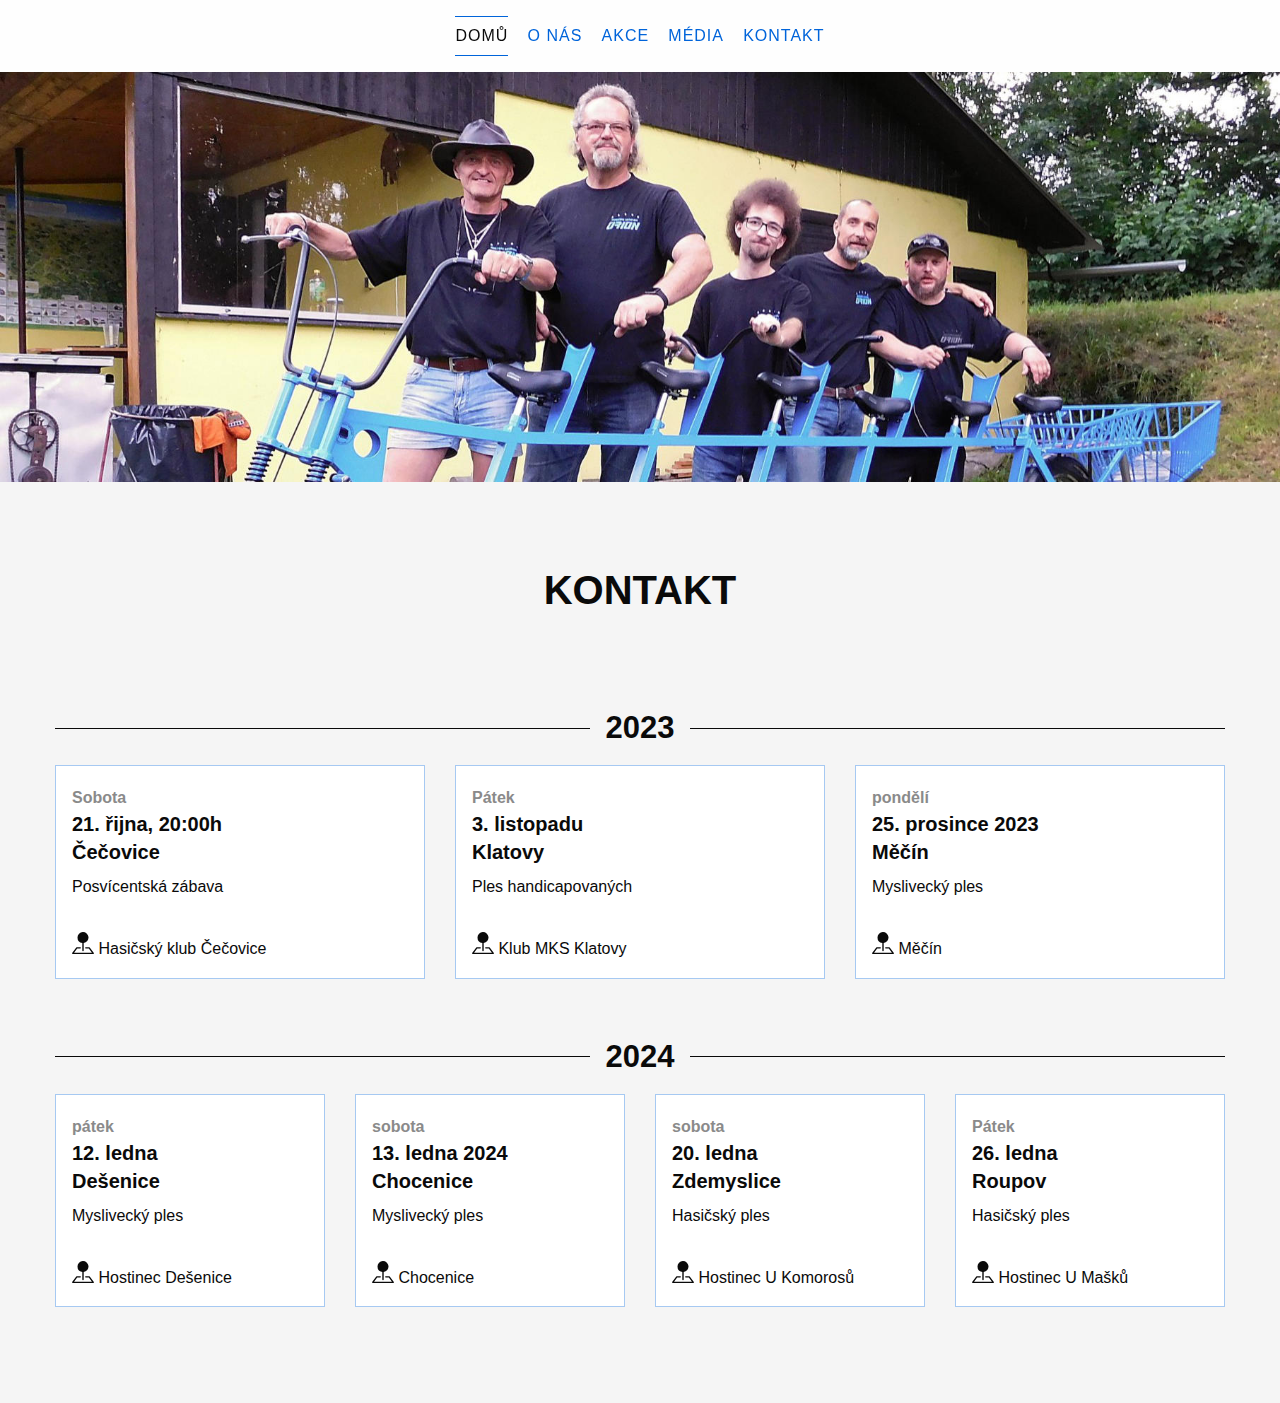
<file: kontakt.html>
<!DOCTYPE html>
<html class="no-js" lang="en">
  <head>
    <meta charset="utf-8" />
    <meta http-equiv="x-ua-compatible" content="ie=edge" />
    <meta name="viewport" content="width=device-width, initial-scale=1.0" />
    <title>Foundation for Sites</title>
    <link rel="stylesheet" href="assets/css/app.css" />
  
  </head>
  <body data-sticky-container>
      <nav class="nav--main sticky" data-sticky data-margin-top="0"  >
          <ul class="menu menu-hover-lines sticky" >
            <li class="active"><a href="/">Domů</a></li>
            <li><a href="/o-nas.html">O nás</a></li>
            <li><a href="/akce.html">Akce</a></li>
            <li><a href="#">Média</a></li>
            <li><a href="/kontakt.html">Kontakt</a></li>
          </ul>
        </nav>
     
<img src="assets/img/illustrations/vsichni.jpg" width="100%">
<section class="section--lightGray">
<div class="grid-container">
        <div class="grid-x grid-padding-x">
          <div class="medium-12 cell text-center">
            <h2>Kontakt</h2>
          </div>  
        </div>
        <div class="grid-x grid-padding-x">
            <div class="medium-12 cell text-center">
              <h3 class="type-sidelines"><span>2023</span></h3>
            </div>  
        </div>
        <div class="grid-x grid-padding-x">
          <div class="medium-4 cell">
              <div class="callout primary">
                  <h5><small>Sobota</small><br>
                    21. řijna, 20:00h
                    <br>Čečovice</h5>
                  <p>Posvícentská zábava</p>
                    <br>
                    <p>
                        <svg xmlns="http://www.w3.org/2000/svg" width="16" height="16" fill="currentColor" class="bi bi-pin-map-fill" viewBox="0 0 16 16">
                          <path fill-rule="evenodd" d="M3.1 11.2a.5.5 0 0 1 .4-.2H6a.5.5 0 0 1 0 1H3.75L1.5 15h13l-2.25-3H10a.5.5 0 0 1 0-1h2.5a.5.5 0 0 1 .4.2l3 4a.5.5 0 0 1-.4.8H.5a.5.5 0 0 1-.4-.8l3-4z"/>
                          <path fill-rule="evenodd" d="M4 4a4 4 0 1 1 4.5 3.969V13.5a.5.5 0 0 1-1 0V7.97A4 4 0 0 1 4 3.999z"/>
                        </svg>
                      Hasičský klub Čečovice</p>
              </div>   
          </div>
          <div class="medium-4 cell">
              <div class="callout primary">
                  <h5><small>Pátek</small><br>
                    3. listopadu
                    <br>Klatovy<br>
                    </h5>
                    <p>Ples handicapovaných</p>
                    <br>
                  <p>
                      <svg xmlns="http://www.w3.org/2000/svg" width="16" height="16" fill="currentColor" class="bi bi-pin-map-fill" viewBox="0 0 16 16">
                        <path fill-rule="evenodd" d="M3.1 11.2a.5.5 0 0 1 .4-.2H6a.5.5 0 0 1 0 1H3.75L1.5 15h13l-2.25-3H10a.5.5 0 0 1 0-1h2.5a.5.5 0 0 1 .4.2l3 4a.5.5 0 0 1-.4.8H.5a.5.5 0 0 1-.4-.8l3-4z"/>
                        <path fill-rule="evenodd" d="M4 4a4 4 0 1 1 4.5 3.969V13.5a.5.5 0 0 1-1 0V7.97A4 4 0 0 1 4 3.999z"/>
                      </svg>
                    Klub MKS Klatovy</p>
                
              </div>   
          </div>
          <div class="medium-4 cell">
              <div class="callout primary">
                  <h5><small>pondělí</small><br>
                    25. prosince 2023
                    <br>Měčín</h5>
                  <p>Myslivecký ples</p>
                  <br>
                  <p>
                      <svg xmlns="http://www.w3.org/2000/svg" width="16" height="16" fill="currentColor" class="bi bi-pin-map-fill" viewBox="0 0 16 16">
                        <path fill-rule="evenodd" d="M3.1 11.2a.5.5 0 0 1 .4-.2H6a.5.5 0 0 1 0 1H3.75L1.5 15h13l-2.25-3H10a.5.5 0 0 1 0-1h2.5a.5.5 0 0 1 .4.2l3 4a.5.5 0 0 1-.4.8H.5a.5.5 0 0 1-.4-.8l3-4z"/>
                        <path fill-rule="evenodd" d="M4 4a4 4 0 1 1 4.5 3.969V13.5a.5.5 0 0 1-1 0V7.97A4 4 0 0 1 4 3.999z"/>
                      </svg>
                    Měčín</p>
              </div>   
          </div>
        </div>
        <div class="grid-x grid-padding-x">
            <div class="medium-12 cell text-center">
                <h3 class="type-sidelines"><span>2024</span></h3>
            </div>  
        </div>  
        <div class="grid-x grid-padding-x">  
          <div class="medium-3 cell">
              <div class="callout primary">
                  <h5><small>pátek</small><br>
                    12. ledna
                    <br>Dešenice</h5>
                  <p>Myslivecký ples</p>
                  <br>
                  <p>
                      <svg xmlns="http://www.w3.org/2000/svg" width="16" height="16" fill="currentColor" class="bi bi-pin-map-fill" viewBox="0 0 16 16">
                        <path fill-rule="evenodd" d="M3.1 11.2a.5.5 0 0 1 .4-.2H6a.5.5 0 0 1 0 1H3.75L1.5 15h13l-2.25-3H10a.5.5 0 0 1 0-1h2.5a.5.5 0 0 1 .4.2l3 4a.5.5 0 0 1-.4.8H.5a.5.5 0 0 1-.4-.8l3-4z"/>
                        <path fill-rule="evenodd" d="M4 4a4 4 0 1 1 4.5 3.969V13.5a.5.5 0 0 1-1 0V7.97A4 4 0 0 1 4 3.999z"/>
                      </svg>
                      Hostinec Dešenice</p>
              </div>   
          </div>
          <div class="medium-3 cell">
              <div class="callout primary">
                  <h5><small>sobota</small><br>
                    13. ledna 2024
                    <br>Chocenice</h5>
                  <p>Myslivecký ples</p>
                  <br>
                  <p>
                      <svg xmlns="http://www.w3.org/2000/svg" width="16" height="16" fill="currentColor" class="bi bi-pin-map-fill" viewBox="0 0 16 16">
                        <path fill-rule="evenodd" d="M3.1 11.2a.5.5 0 0 1 .4-.2H6a.5.5 0 0 1 0 1H3.75L1.5 15h13l-2.25-3H10a.5.5 0 0 1 0-1h2.5a.5.5 0 0 1 .4.2l3 4a.5.5 0 0 1-.4.8H.5a.5.5 0 0 1-.4-.8l3-4z"/>
                        <path fill-rule="evenodd" d="M4 4a4 4 0 1 1 4.5 3.969V13.5a.5.5 0 0 1-1 0V7.97A4 4 0 0 1 4 3.999z"/>
                      </svg> Chocenice
                      </p>
              </div>   
          </div>
          <div class="medium-3 cell">
              <div class="callout primary">
                  <h5><small>sobota</small><br>
                    20. ledna
                    <br>Zdemyslice</h5>
                  <p>Hasičský ples</p>
                  <br>
                  <p>
                      <svg xmlns="http://www.w3.org/2000/svg" width="16" height="16" fill="currentColor" class="bi bi-pin-map-fill" viewBox="0 0 16 16">
                        <path fill-rule="evenodd" d="M3.1 11.2a.5.5 0 0 1 .4-.2H6a.5.5 0 0 1 0 1H3.75L1.5 15h13l-2.25-3H10a.5.5 0 0 1 0-1h2.5a.5.5 0 0 1 .4.2l3 4a.5.5 0 0 1-.4.8H.5a.5.5 0 0 1-.4-.8l3-4z"/>
                        <path fill-rule="evenodd" d="M4 4a4 4 0 1 1 4.5 3.969V13.5a.5.5 0 0 1-1 0V7.97A4 4 0 0 1 4 3.999z"/>
                      </svg> Hostinec U Komorosů
                      </p>
              </div>   
          </div>
          <div class="medium-3 cell">
              <div class="callout primary">
                  <h5><small>Pátek</small><br>
                    26. ledna<br>
                    
                    Roupov</h5>
                    <p>Hasičský ples</p>
                    <br>
                    <p>
                        <svg xmlns="http://www.w3.org/2000/svg" width="16" height="16" fill="currentColor" class="bi bi-pin-map-fill" viewBox="0 0 16 16">
                          <path fill-rule="evenodd" d="M3.1 11.2a.5.5 0 0 1 .4-.2H6a.5.5 0 0 1 0 1H3.75L1.5 15h13l-2.25-3H10a.5.5 0 0 1 0-1h2.5a.5.5 0 0 1 .4.2l3 4a.5.5 0 0 1-.4.8H.5a.5.5 0 0 1-.4-.8l3-4z"/>
                          <path fill-rule="evenodd" d="M4 4a4 4 0 1 1 4.5 3.969V13.5a.5.5 0 0 1-1 0V7.97A4 4 0 0 1 4 3.999z"/>
                        </svg>
                    Hostinec U Mašků</p>
                  
                
              </div>   
          </div>
        </div>
      </div>

    </section>      


    <script src="assets/js/app.js"></script>
  </body>
</html>
</file>
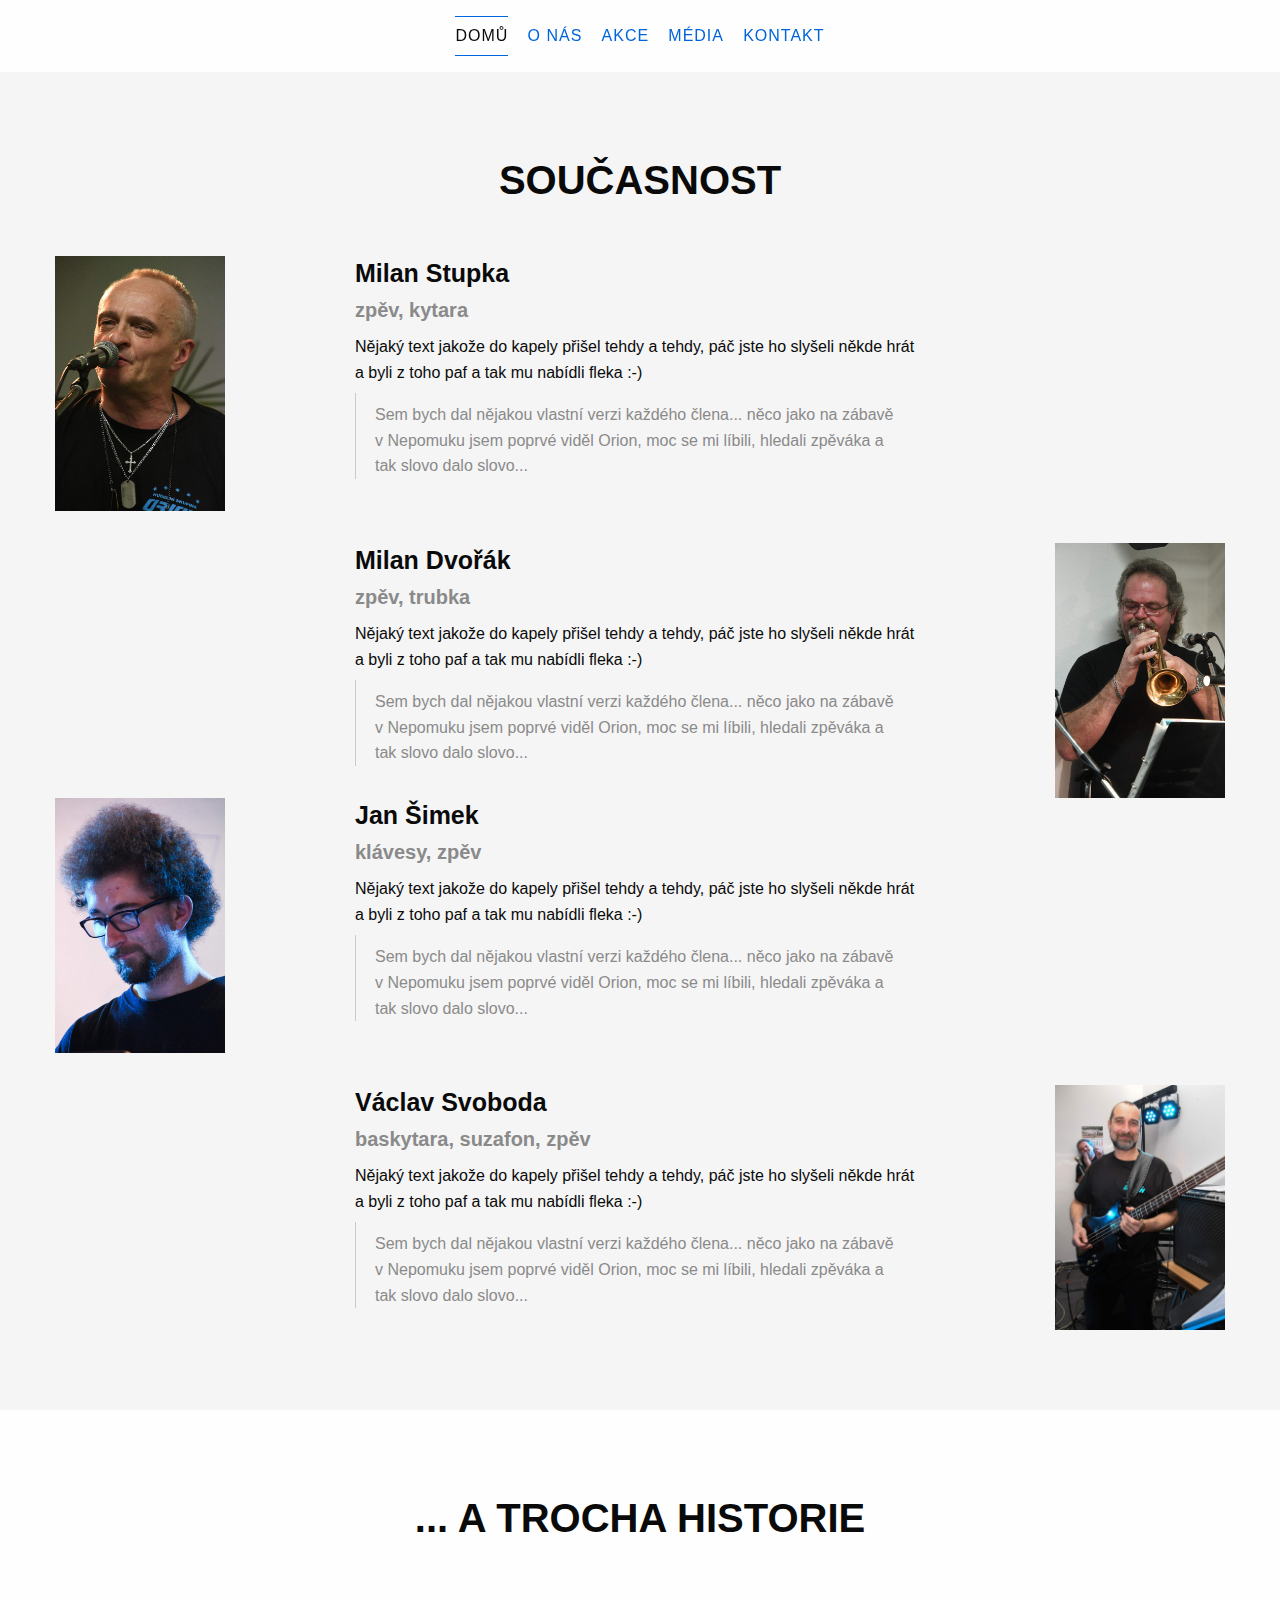
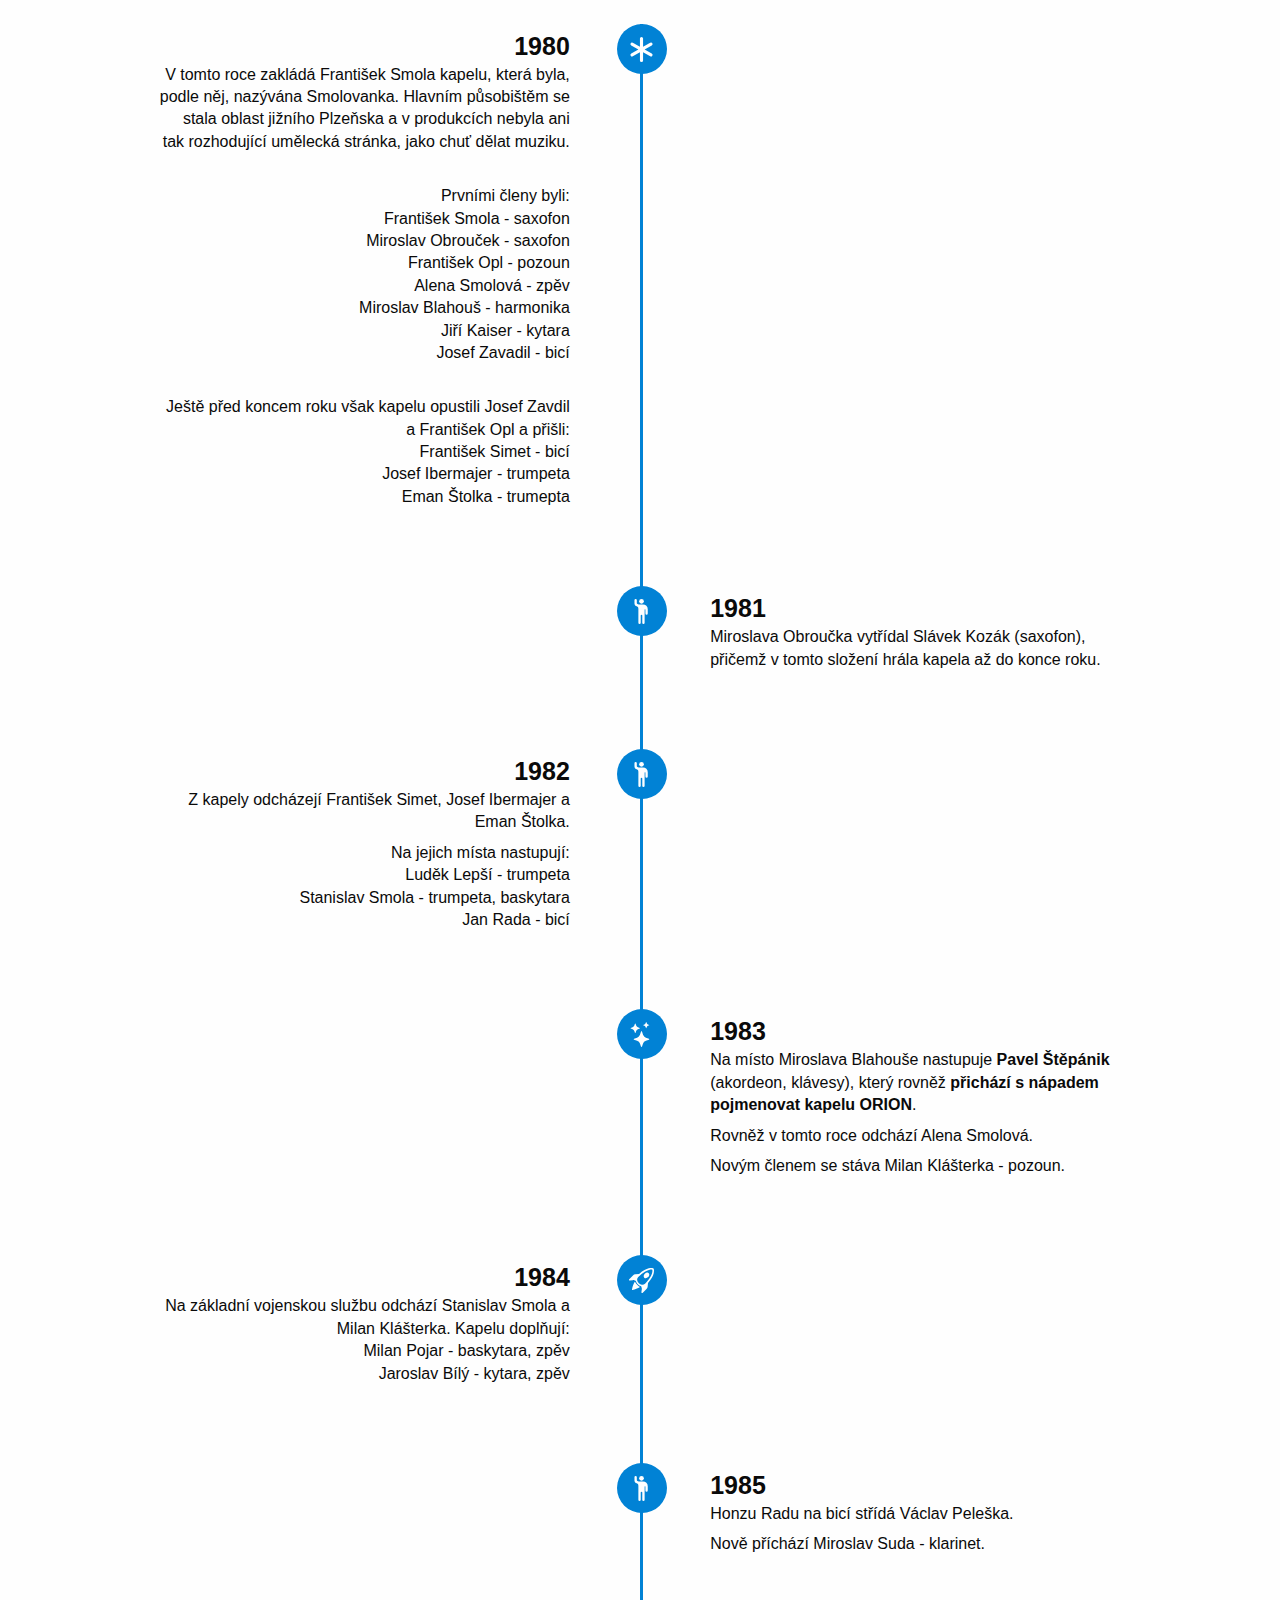
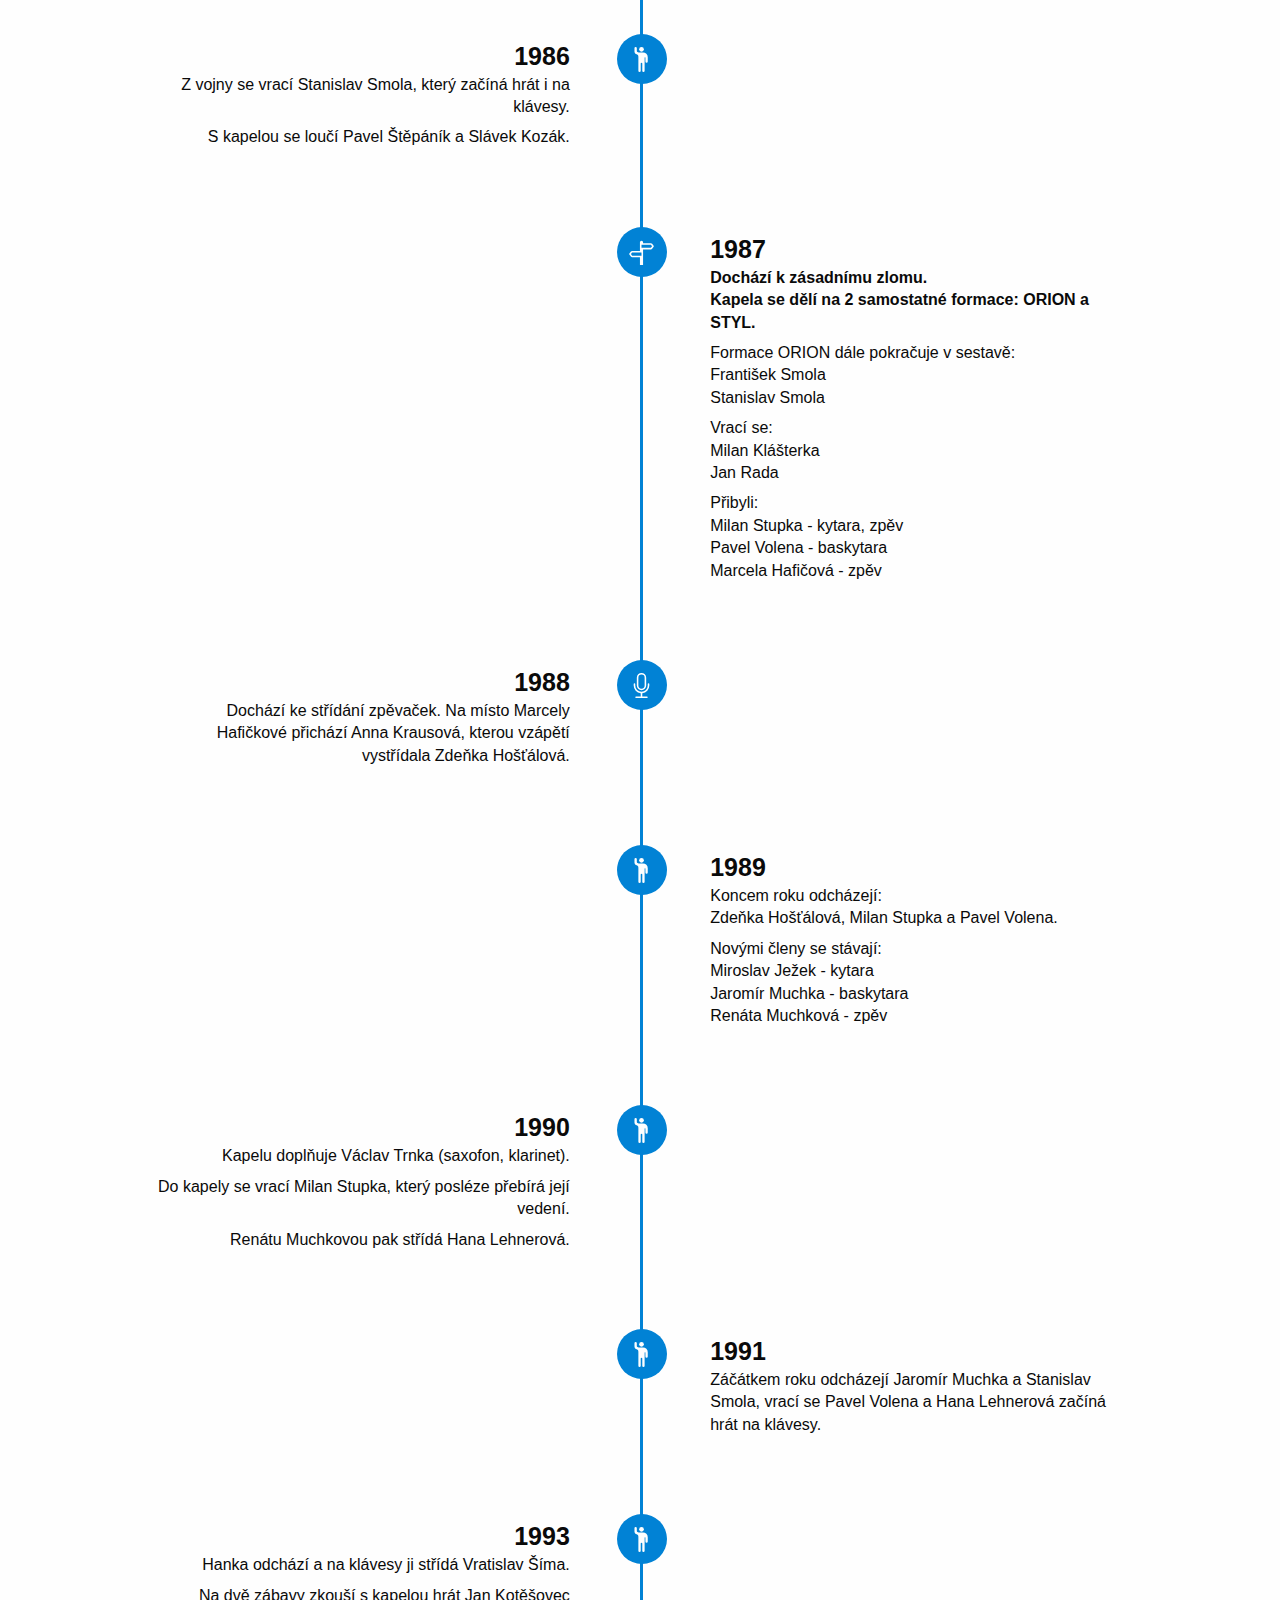
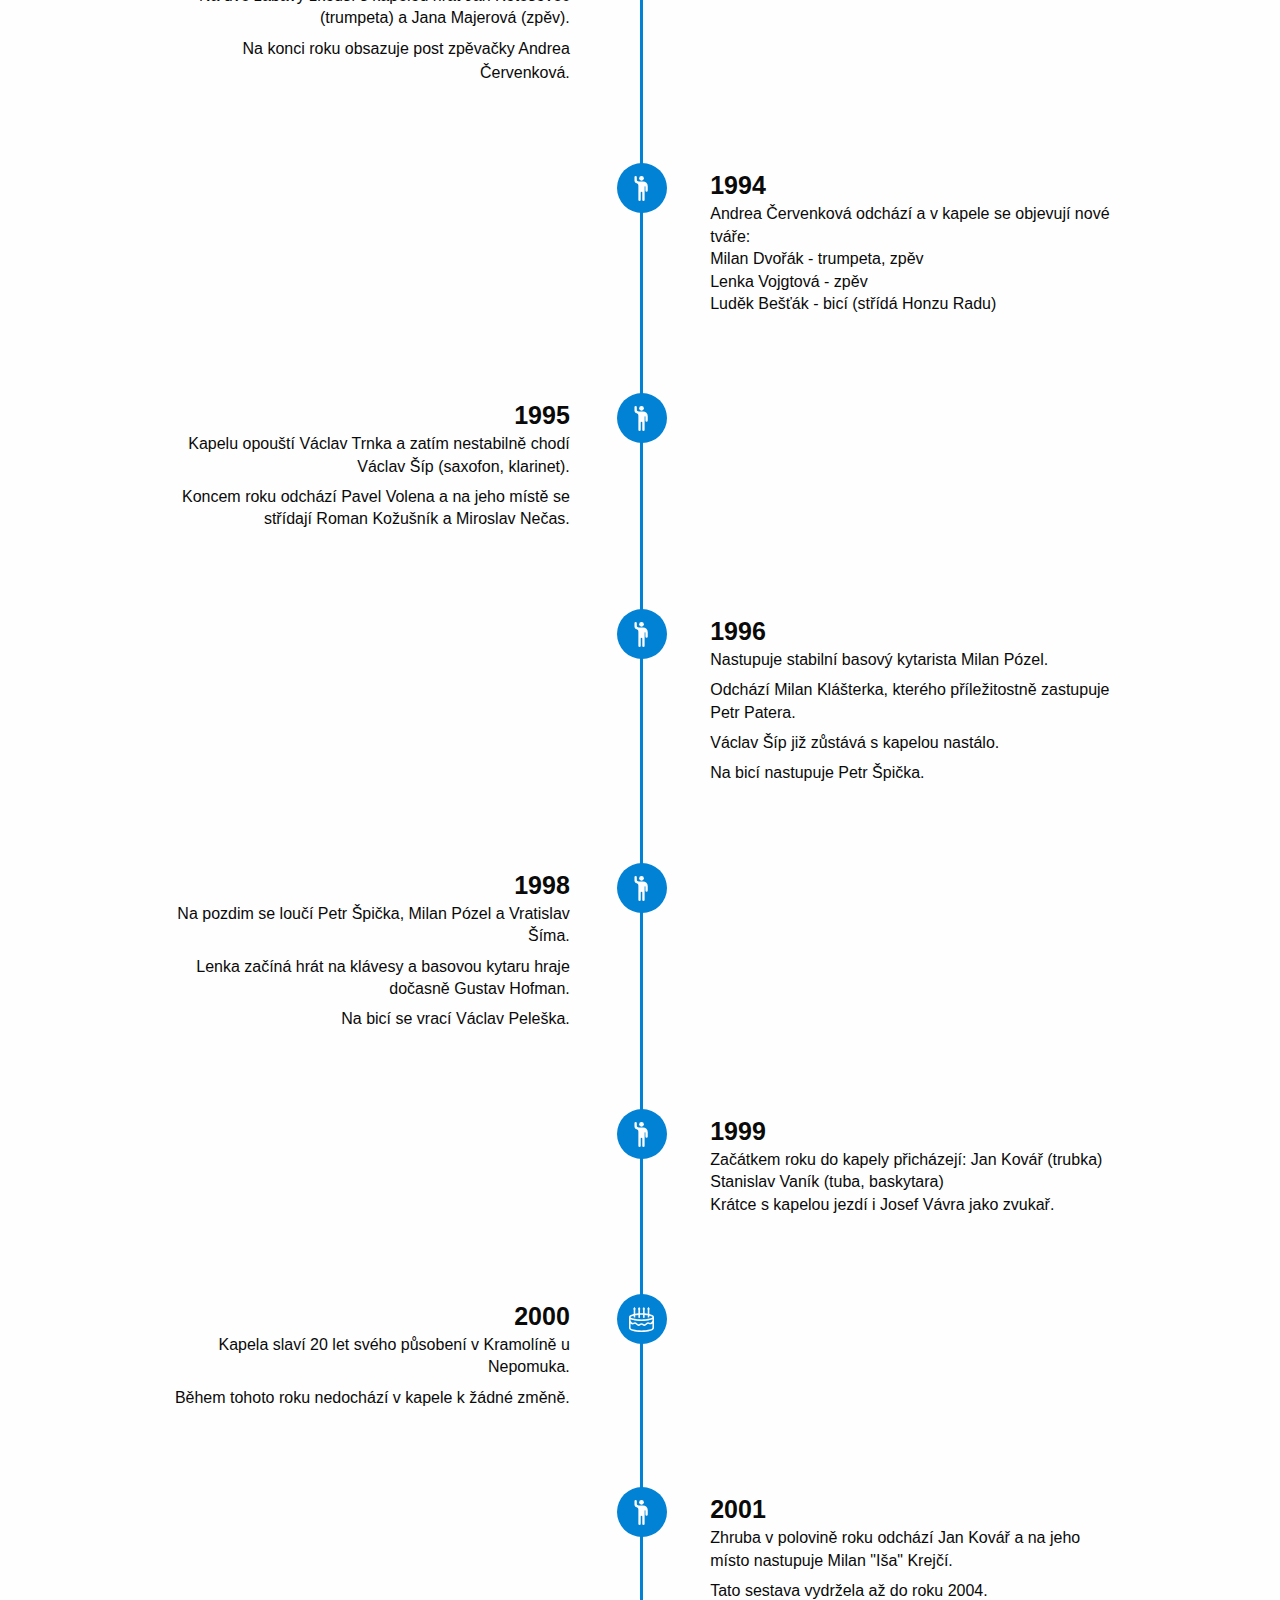
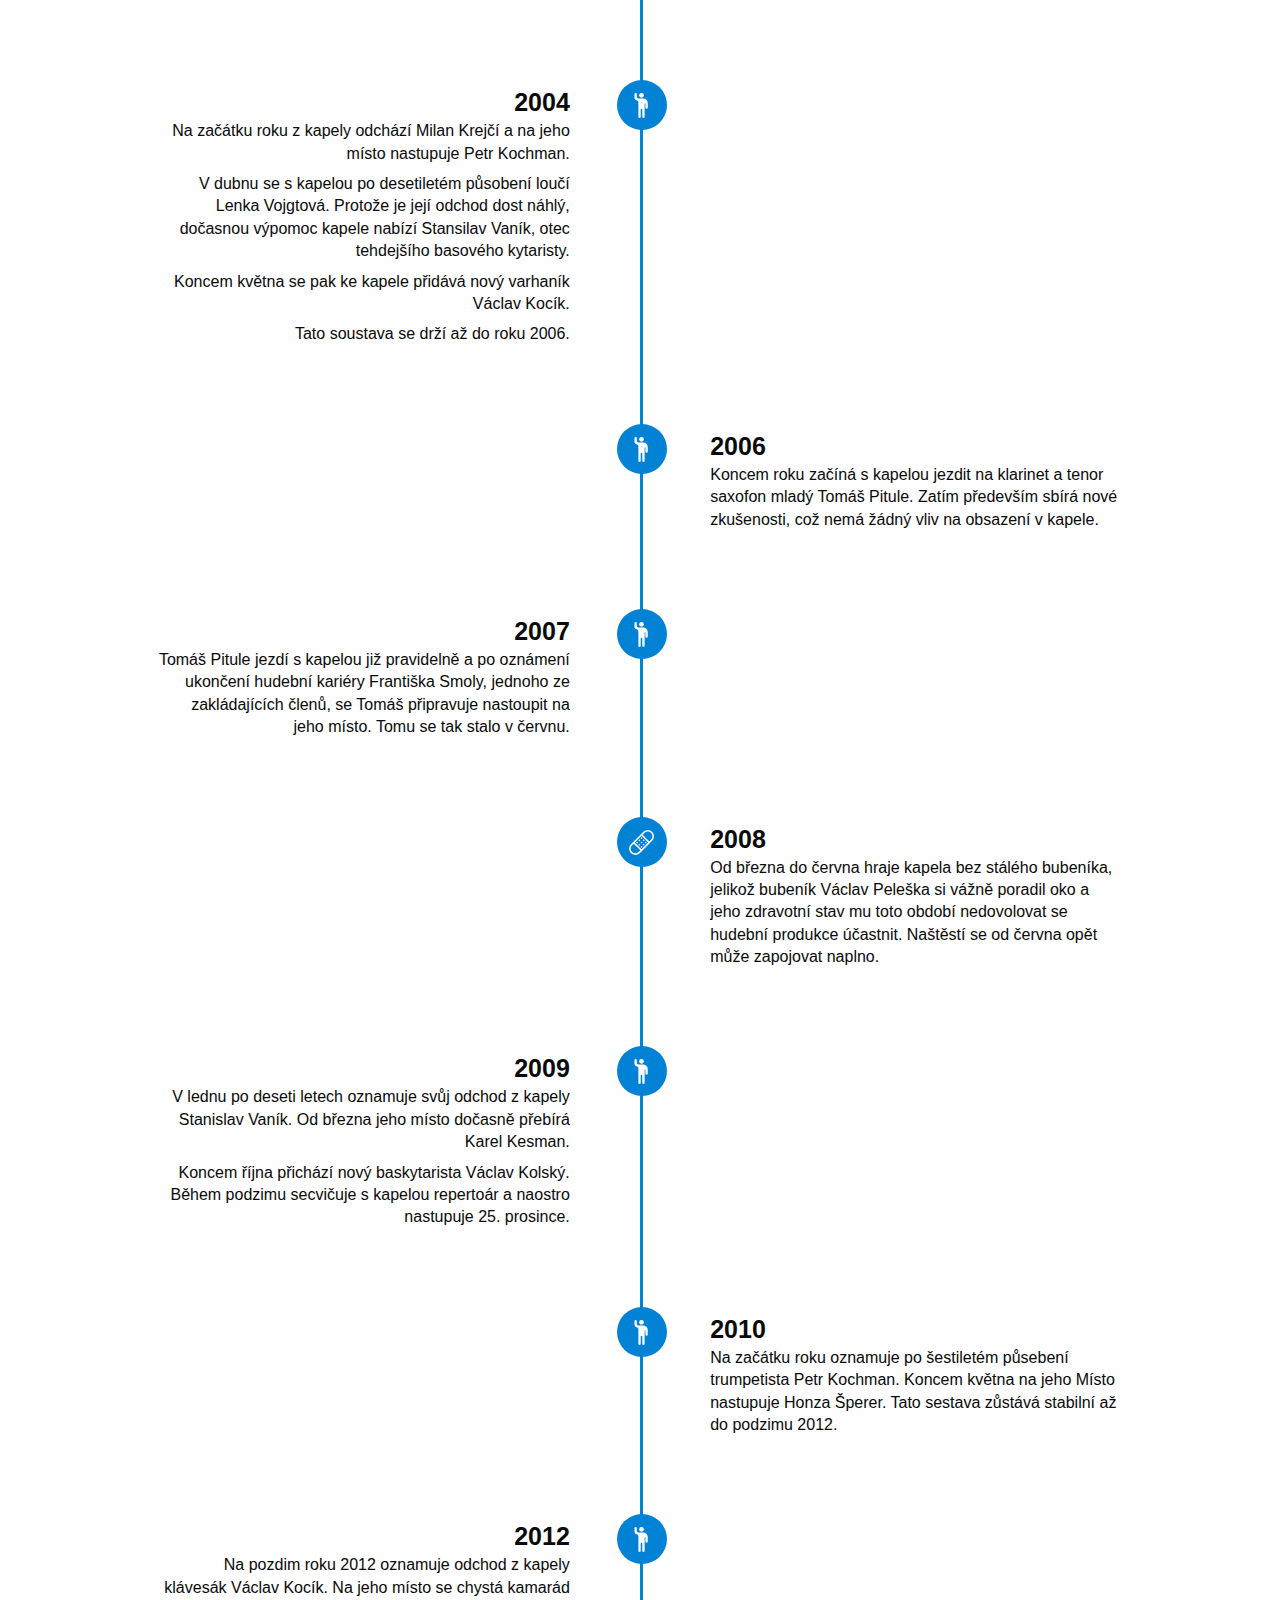
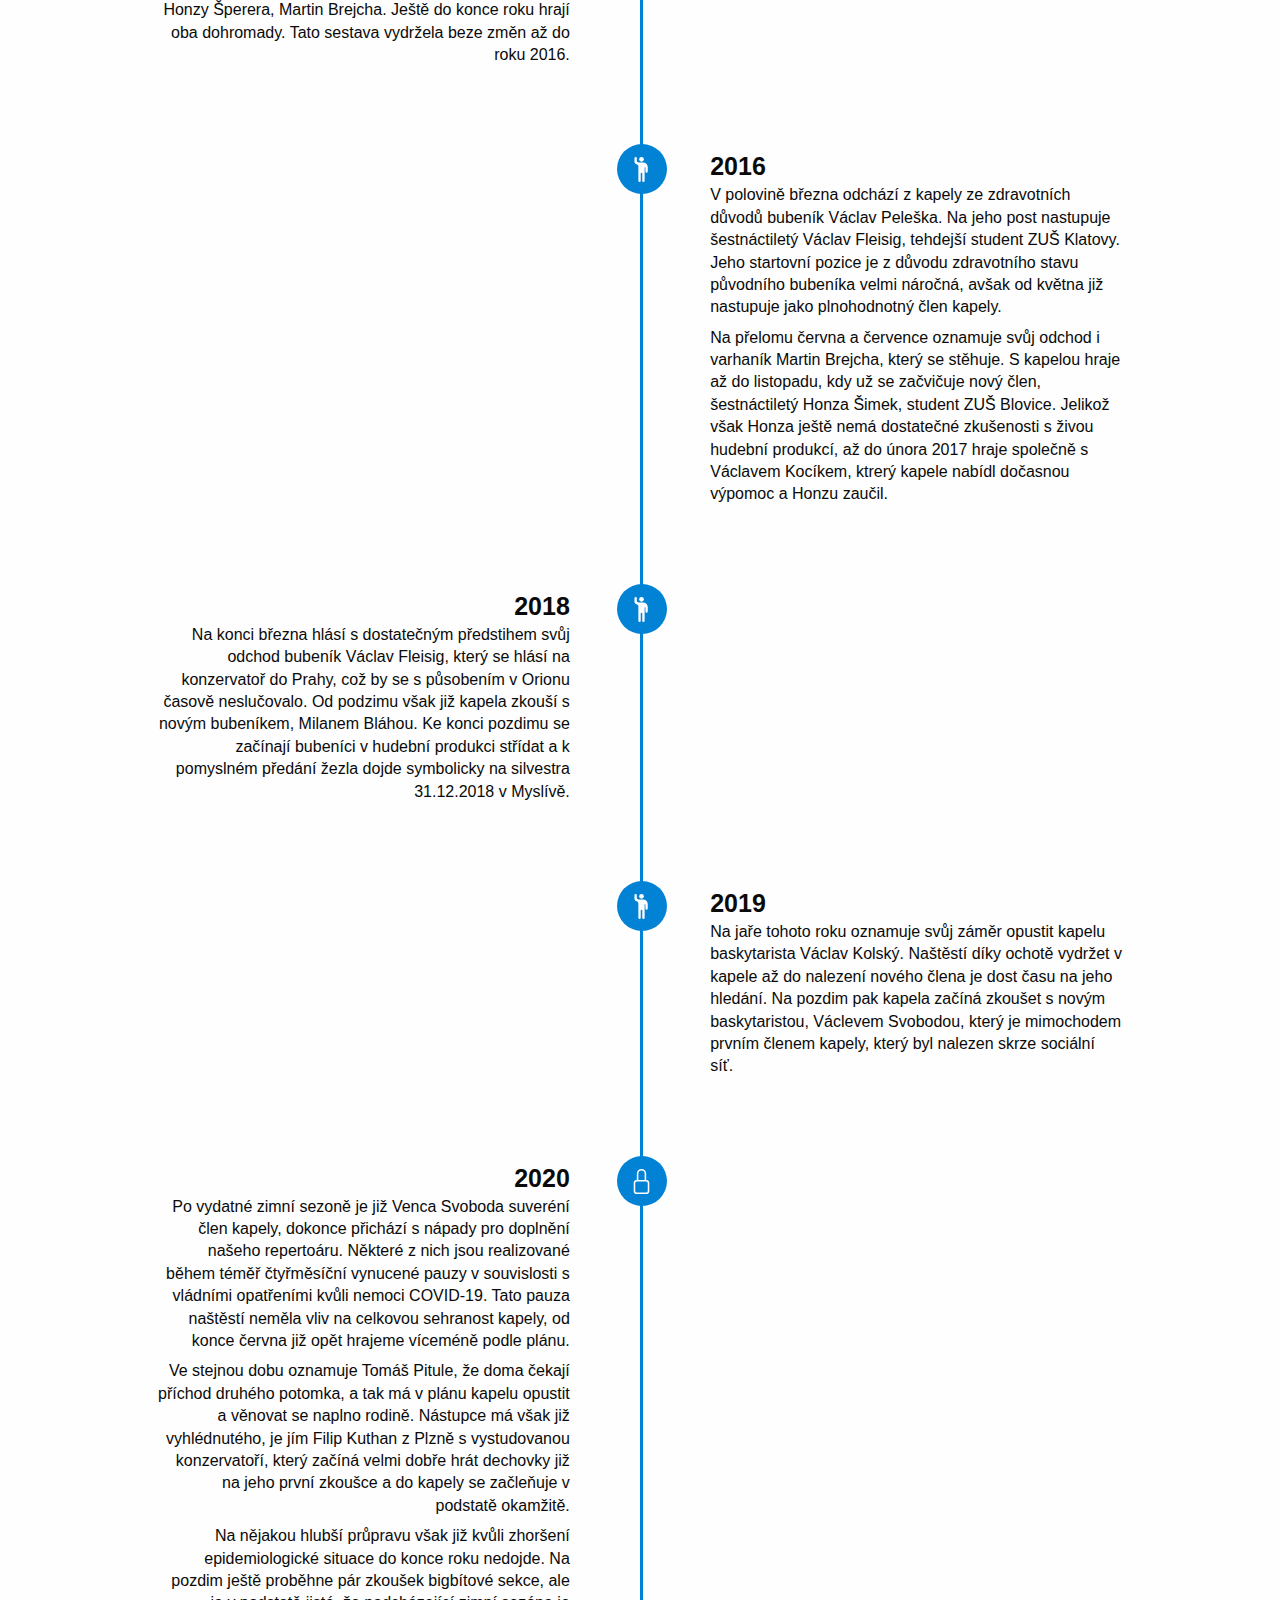
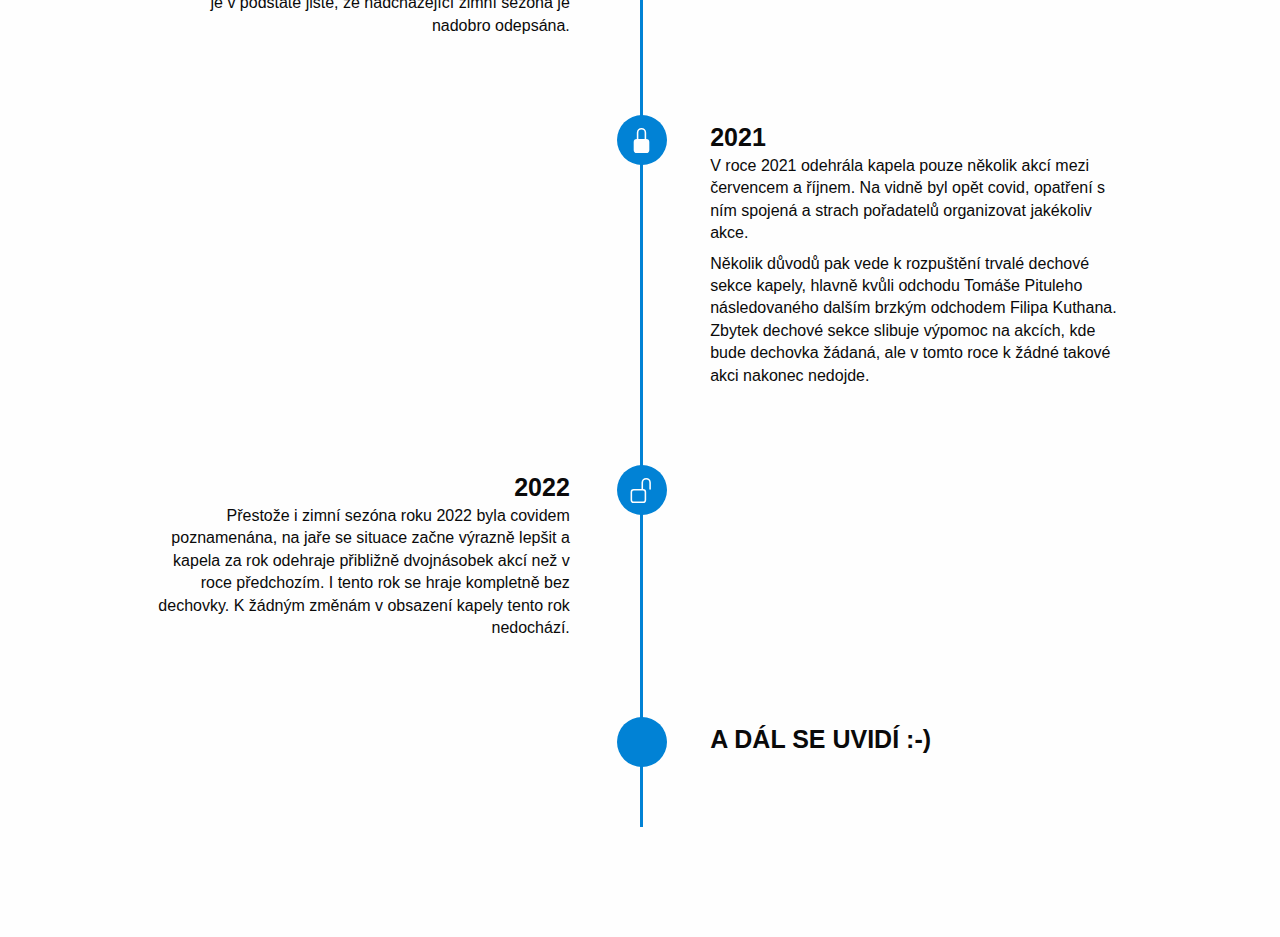
<file: o-nas.html>
<!DOCTYPE html>
<html class="no-js" lang="en">
  <head>
    <meta charset="utf-8" />
    <meta http-equiv="x-ua-compatible" content="ie=edge" />
    <meta name="viewport" content="width=device-width, initial-scale=1.0" />
    <title>Foundation for Sites</title>
    <link rel="stylesheet" href="assets/css/app.css" />
  
  </head>
  <body data-sticky-container>
      <nav class="nav--main sticky" data-sticky data-margin-top="0"  >
          <ul class="menu menu-hover-lines sticky" >
            <li class="active"><a href="/">Domů</a></li>
            <li><a href="/o-nas.html">O nás</a></li>
            <li><a href="/akce.html">Akce</a></li>
            <li><a href="#">Média</a></li>
            <li><a href="/kontakt.html">Kontakt</a></li>
          </ul>
        </nav>
     <section class="section--lightGray">
    <div class="grid-container">
        <div class="grid-x grid-padding-x">
            <div class="medium-12 cell text-center">
                    <h2>Současnost</h2>
            </div>
        </div>
    </div>                
        
    <div class="grid-container">
        <div class="grid-x grid-padding-x">
            <div class="medium-2 cell">
                <img alt="" src="assets/img/persons/milan-stupka.jpg">
            </div>
            <div class="medium-1 cell"></div>
            <div class="medium-6 cell">
                <h4>Milan Stupka<br>
                <small>zpěv, kytara</small></h3>
                <p>Nějaký text jakože do kapely přišel tehdy a tehdy, páč jste ho slyšeli někde hrát a byli z toho paf a tak mu nabídli fleka :-)</p>
                <blockquote>
                    <p>Sem bych dal nějakou vlastní verzi každého člena... něco jako na zábavě v Nepomuku jsem poprvé viděl Orion, moc se mi líbili, hledali zpěváka a tak slovo dalo slovo...</p>     
                </blockquote>
            </div>
            <div class="medium-3 cell"></div>        
        </div>    
        <div class="grid-x grid-padding-x marginTop2">   
            <div class="medium-3 cell"></div>
            <div class="medium-6 cell">
                <h4>Milan Dvořák<br>
                <small>zpěv, trubka</small></h4>
                <p>Nějaký text jakože do kapely přišel tehdy a tehdy, páč jste ho slyšeli někde hrát a byli z toho paf a tak mu nabídli fleka :-)</p>
                <blockquote>
                    <p>Sem bych dal nějakou vlastní verzi každého člena... něco jako na zábavě v Nepomuku jsem poprvé viděl Orion, moc se mi líbili, hledali zpěváka a tak slovo dalo slovo...</p>     
                </blockquote>
            </div>
            <div class="medium-1 cell"></div>
            <div class="medium-2 cell">
                    <img alt="" src="assets/img/persons/milan-dvorak.jpg">
            </div>         
        </div>
        <div class="grid-x grid-padding-x">
                <div class="medium-2 cell">
                    <img alt="" src="assets/img/persons/jan-simek.jpg">
                </div>
                <div class="medium-1 cell"></div>
                <div class="medium-6 cell">
                    <h4>Jan Šimek<br>
                    <small>klávesy, zpěv</small></h3>
                    <p>Nějaký text jakože do kapely přišel tehdy a tehdy, páč jste ho slyšeli někde hrát a byli z toho paf a tak mu nabídli fleka :-)</p>
                    <blockquote>
                        <p>Sem bych dal nějakou vlastní verzi každého člena... něco jako na zábavě v Nepomuku jsem poprvé viděl Orion, moc se mi líbili, hledali zpěváka a tak slovo dalo slovo...</p>     
                    </blockquote>
                </div>
                <div class="medium-3 cell"></div>        
            </div>    
            <div class="grid-x grid-padding-x marginTop2">   
                <div class="medium-3 cell"></div>
                <div class="medium-6 cell">
                    <h4>Václav Svoboda<br>
                    <small>baskytara, suzafon, zpěv</small></h4>
                    <p>Nějaký text jakože do kapely přišel tehdy a tehdy, páč jste ho slyšeli někde hrát a byli z toho paf a tak mu nabídli fleka :-)</p>
                    <blockquote>
                        <p>Sem bych dal nějakou vlastní verzi každého člena... něco jako na zábavě v Nepomuku jsem poprvé viděl Orion, moc se mi líbili, hledali zpěváka a tak slovo dalo slovo...</p>     
                    </blockquote>
                </div>
                <div class="medium-1 cell"></div>
                <div class="medium-2 cell">
                        <img alt="" src="assets/img/persons/vaclav-svoboda.jpg">
                </div>         
            </div>
    </div>
</section>    
<section>
<div class="grid-container">
        <div class="grid-x grid-padding-x">
            <div class="medium-12 cell text-center">
                    <h2>... a trocha historie</h2>
            </div>
        </div>
    </div>  
<div class="timeline">

        <div class="timeline-item">
          <div class="timeline-icon">
              <svg xmlns="http://www.w3.org/2000/svg" width="16" height="16" fill="currentColor" class="bi bi-asterisk" viewBox="0 0 16 16">
                <path d="M8 0a1 1 0 0 1 1 1v5.268l4.562-2.634a1 1 0 1 1 1 1.732L10 8l4.562 2.634a1 1 0 1 1-1 1.732L9 9.732V15a1 1 0 1 1-2 0V9.732l-4.562 2.634a1 1 0 1 1-1-1.732L6 8 1.438 5.366a1 1 0 0 1 1-1.732L7 6.268V1a1 1 0 0 1 1-1z"/>
              </svg>
          </div>
          <div class="timeline-content">
              <h2 class="timeline-content-date">1980</h2>
              <p>
              V tomto roce zakládá František Smola kapelu, která byla, podle něj, nazývána Smolovanka. Hlavním působištěm se stala oblast jižního Plzeňska a v produkcích nebyla ani tak rozhodující umělecká stránka, jako chuť dělat muziku.</p>
              <br>
              <p>
              Prvními členy byli:<br>
              
              František Smola - saxofon<br>
              Miroslav Obrouček - saxofon<br>
              František Opl - pozoun<br>
              Alena Smolová - zpěv<br>
              Miroslav Blahouš - harmonika<br>
              Jiří Kaiser - kytara<br>
              Josef Zavadil - bicí
              </p>
            </p>  
            <br>
            <p>
              Ještě před koncem roku však kapelu opustili Josef Zavdil a František Opl a přišli:<br>
              
              František Simet - bicí<br>
              Josef Ibermajer - trumpeta<br>
              Eman Štolka - trumepta<br>
            </p>
          </div>
        </div>
      
        <div class="timeline-item">
          <div class="timeline-icon">
                <svg xmlns="http://www.w3.org/2000/svg" width="16" height="16" fill="currentColor" class="bi bi-person-raised-hand" viewBox="0 0 16 16">
                    <path d="M6 6.207v9.043a.75.75 0 0 0 1.5 0V10.5a.5.5 0 0 1 1 0v4.75a.75.75 0 0 0 1.5 0v-8.5a.25.25 0 1 1 .5 0v2.5a.75.75 0 0 0 1.5 0V6.5a3 3 0 0 0-3-3H6.236a.998.998 0 0 1-.447-.106l-.33-.165A.83.83 0 0 1 5 2.488V.75a.75.75 0 0 0-1.5 0v2.083c0 .715.404 1.37 1.044 1.689L5.5 5c.32.32.5.754.5 1.207Z"/>
                    <path d="M8 3a1.5 1.5 0 1 0 0-3 1.5 1.5 0 0 0 0 3Z"/>
                  </svg>
          </div>
          <div class="timeline-content right">
            <h2 class="timeline-content-date">1981</h2>
            <p>Miroslava Obroučka vytřídal Slávek Kozák (saxofon), přičemž v tomto složení hrála kapela až do konce roku.</p>
          </div>
        </div>
      
        <div class="timeline-item">
          <div class="timeline-icon">
                <svg xmlns="http://www.w3.org/2000/svg" width="16" height="16" fill="currentColor" class="bi bi-person-raised-hand" viewBox="0 0 16 16">
                    <path d="M6 6.207v9.043a.75.75 0 0 0 1.5 0V10.5a.5.5 0 0 1 1 0v4.75a.75.75 0 0 0 1.5 0v-8.5a.25.25 0 1 1 .5 0v2.5a.75.75 0 0 0 1.5 0V6.5a3 3 0 0 0-3-3H6.236a.998.998 0 0 1-.447-.106l-.33-.165A.83.83 0 0 1 5 2.488V.75a.75.75 0 0 0-1.5 0v2.083c0 .715.404 1.37 1.044 1.689L5.5 5c.32.32.5.754.5 1.207Z"/>
                    <path d="M8 3a1.5 1.5 0 1 0 0-3 1.5 1.5 0 0 0 0 3Z"/>
                  </svg>
          </div>
          <div class="timeline-content">
            <h2 class="timeline-content-date">1982</h2>
            <p>
                Z kapely odcházejí František Simet, Josef Ibermajer a Eman Štolka.</p>
                <p>Na jejich místa nastupují:<br>

                Luděk Lepší - trumpeta<br>
                Stanislav Smola - trumpeta, baskytara<br>
                Jan Rada - bicí
                </p>
          </div>
        </div>
      
        <div class="timeline-item">
          <div class="timeline-icon">
                <svg xmlns="http://www.w3.org/2000/svg" width="16" height="16" fill="currentColor" class="bi bi-stars" viewBox="0 0 16 16">
                    <path d="M7.657 6.247c.11-.33.576-.33.686 0l.645 1.937a2.89 2.89 0 0 0 1.829 1.828l1.936.645c.33.11.33.576 0 .686l-1.937.645a2.89 2.89 0 0 0-1.828 1.829l-.645 1.936a.361.361 0 0 1-.686 0l-.645-1.937a2.89 2.89 0 0 0-1.828-1.828l-1.937-.645a.361.361 0 0 1 0-.686l1.937-.645a2.89 2.89 0 0 0 1.828-1.828l.645-1.937zM3.794 1.148a.217.217 0 0 1 .412 0l.387 1.162c.173.518.579.924 1.097 1.097l1.162.387a.217.217 0 0 1 0 .412l-1.162.387A1.734 1.734 0 0 0 4.593 5.69l-.387 1.162a.217.217 0 0 1-.412 0L3.407 5.69A1.734 1.734 0 0 0 2.31 4.593l-1.162-.387a.217.217 0 0 1 0-.412l1.162-.387A1.734 1.734 0 0 0 3.407 2.31l.387-1.162zM10.863.099a.145.145 0 0 1 .274 0l.258.774c.115.346.386.617.732.732l.774.258a.145.145 0 0 1 0 .274l-.774.258a1.156 1.156 0 0 0-.732.732l-.258.774a.145.145 0 0 1-.274 0l-.258-.774a1.156 1.156 0 0 0-.732-.732L9.1 2.137a.145.145 0 0 1 0-.274l.774-.258c.346-.115.617-.386.732-.732L10.863.1z"/>
                  </svg>
          </div>
          <div class="timeline-content right">
            <h2 class="timeline-content-date">1983</h2>
            <p>
                Na místo Miroslava Blahouše nastupuje <strong>Pavel Štěpánik</strong> (akordeon, klávesy), který rovněž <strong>přichází s nápadem pojmenovat kapelu ORION</strong>.</p>

                <p>Rovněž v tomto roce odchází Alena Smolová.</p>
                
                <p>Novým členem se stáva Milan Klášterka - pozoun.</p>
            </p>
          </div>
        </div>
      
        <div class="timeline-item">
          <div class="timeline-icon">
                <svg xmlns="http://www.w3.org/2000/svg" width="16" height="16" fill="currentColor" class="bi bi-rocket-takeoff" viewBox="0 0 16 16">
                    <path d="M9.752 6.193c.599.6 1.73.437 2.528-.362.798-.799.96-1.932.362-2.531-.599-.6-1.73-.438-2.528.361-.798.8-.96 1.933-.362 2.532Z"/>
                    <path d="M15.811 3.312c-.363 1.534-1.334 3.626-3.64 6.218l-.24 2.408a2.56 2.56 0 0 1-.732 1.526L8.817 15.85a.51.51 0 0 1-.867-.434l.27-1.899c.04-.28-.013-.593-.131-.956a9.42 9.42 0 0 0-.249-.657l-.082-.202c-.815-.197-1.578-.662-2.191-1.277-.614-.615-1.079-1.379-1.275-2.195l-.203-.083a9.556 9.556 0 0 0-.655-.248c-.363-.119-.675-.172-.955-.132l-1.896.27A.51.51 0 0 1 .15 7.17l2.382-2.386c.41-.41.947-.67 1.524-.734h.006l2.4-.238C9.005 1.55 11.087.582 12.623.208c.89-.217 1.59-.232 2.08-.188.244.023.435.06.57.093.067.017.12.033.16.045.184.06.279.13.351.295l.029.073a3.475 3.475 0 0 1 .157.721c.055.485.051 1.178-.159 2.065Zm-4.828 7.475.04-.04-.107 1.081a1.536 1.536 0 0 1-.44.913l-1.298 1.3.054-.38c.072-.506-.034-.993-.172-1.418a8.548 8.548 0 0 0-.164-.45c.738-.065 1.462-.38 2.087-1.006ZM5.205 5c-.625.626-.94 1.351-1.004 2.09a8.497 8.497 0 0 0-.45-.164c-.424-.138-.91-.244-1.416-.172l-.38.054 1.3-1.3c.245-.246.566-.401.91-.44l1.08-.107-.04.039Zm9.406-3.961c-.38-.034-.967-.027-1.746.163-1.558.38-3.917 1.496-6.937 4.521-.62.62-.799 1.34-.687 2.051.107.676.483 1.362 1.048 1.928.564.565 1.25.941 1.924 1.049.71.112 1.429-.067 2.048-.688 3.079-3.083 4.192-5.444 4.556-6.987.183-.771.18-1.345.138-1.713a2.835 2.835 0 0 0-.045-.283 3.078 3.078 0 0 0-.3-.041Z"/>
                    <path d="M7.009 12.139a7.632 7.632 0 0 1-1.804-1.352A7.568 7.568 0 0 1 3.794 8.86c-1.102.992-1.965 5.054-1.839 5.18.125.126 3.936-.896 5.054-1.902Z"/>
                  </svg>
          </div>
          <div class="timeline-content">
            <h2 class="timeline-content-date">1984</h2>
            <p>
                Na základní vojenskou službu odchází Stanislav Smola a Milan Klášterka. Kapelu doplňují:<br>

                Milan Pojar - baskytara, zpěv<br>
                Jaroslav Bílý - kytara, zpěv
            </p>
          </div>
        </div>
      
        <div class="timeline-item">
          <div class="timeline-icon">
                <svg xmlns="http://www.w3.org/2000/svg" width="16" height="16" fill="currentColor" class="bi bi-person-raised-hand" viewBox="0 0 16 16">
                    <path d="M6 6.207v9.043a.75.75 0 0 0 1.5 0V10.5a.5.5 0 0 1 1 0v4.75a.75.75 0 0 0 1.5 0v-8.5a.25.25 0 1 1 .5 0v2.5a.75.75 0 0 0 1.5 0V6.5a3 3 0 0 0-3-3H6.236a.998.998 0 0 1-.447-.106l-.33-.165A.83.83 0 0 1 5 2.488V.75a.75.75 0 0 0-1.5 0v2.083c0 .715.404 1.37 1.044 1.689L5.5 5c.32.32.5.754.5 1.207Z"/>
                    <path d="M8 3a1.5 1.5 0 1 0 0-3 1.5 1.5 0 0 0 0 3Z"/>
                  </svg>
          </div>
          <div class="timeline-content right">
            <h2 class="timeline-content-date">1985</h2>
            <p>Honzu Radu na bicí střídá Václav Peleška.</p>
            <p>Nově příchází Miroslav Suda - klarinet.</p>
          </div>
        </div>
      
        <div class="timeline-item">
          <div class="timeline-icon">
                <svg xmlns="http://www.w3.org/2000/svg" width="16" height="16" fill="currentColor" class="bi bi-person-raised-hand" viewBox="0 0 16 16">
                    <path d="M6 6.207v9.043a.75.75 0 0 0 1.5 0V10.5a.5.5 0 0 1 1 0v4.75a.75.75 0 0 0 1.5 0v-8.5a.25.25 0 1 1 .5 0v2.5a.75.75 0 0 0 1.5 0V6.5a3 3 0 0 0-3-3H6.236a.998.998 0 0 1-.447-.106l-.33-.165A.83.83 0 0 1 5 2.488V.75a.75.75 0 0 0-1.5 0v2.083c0 .715.404 1.37 1.044 1.689L5.5 5c.32.32.5.754.5 1.207Z"/>
                    <path d="M8 3a1.5 1.5 0 1 0 0-3 1.5 1.5 0 0 0 0 3Z"/>
                  </svg>
          </div>
          <div class="timeline-content">
            <h2 class="timeline-content-date">1986</h2>
              <p>Z vojny se vrací Stanislav Smola, který začíná hrát i na klávesy.</p>
              <p>S kapelou se loučí Pavel Štěpáník a Slávek Kozák.</p>
          </div>
        </div>
      
        <div class="timeline-item">
          <div class="timeline-icon">
                <svg xmlns="http://www.w3.org/2000/svg" width="16" height="16" fill="currentColor" class="bi bi-signpost-split" viewBox="0 0 16 16">
                    <path d="M7 7V1.414a1 1 0 0 1 2 0V2h5a1 1 0 0 1 .8.4l.975 1.3a.5.5 0 0 1 0 .6L14.8 5.6a1 1 0 0 1-.8.4H9v10H7v-5H2a1 1 0 0 1-.8-.4L.225 9.3a.5.5 0 0 1 0-.6L1.2 7.4A1 1 0 0 1 2 7h5zm1 3V8H2l-.75 1L2 10h6zm0-5h6l.75-1L14 3H8v2z"/>
                  </svg>
          </div>
          <div class="timeline-content right">
            <h2 class="timeline-content-date">1987</h2>
            <p><strong>Dochází k zásadnímu zlomu. <br>Kapela se dělí na 2 samostatné formace: ORION a STYL.</strong></p>


            <p>Formace ORION dále pokračuje v sestavě:<br>
            František Smola<br>
            Stanislav Smola
            </p>
            <p>
            Vrací se:<br>

            Milan Klášterka<br>
            Jan Rada<br>
            </p>
            <p>
            Přibyli:<br>

            Milan Stupka - kytara, zpěv<br>
            Pavel Volena - baskytara<br>
            Marcela Hafičová - zpěv
            </p>
          </div>
        </div>
      
        <div class="timeline-item">
          <div class="timeline-icon">
                <svg xmlns="http://www.w3.org/2000/svg" width="16" height="16" fill="currentColor" class="bi bi-mic" viewBox="0 0 16 16">
                    <path d="M3.5 6.5A.5.5 0 0 1 4 7v1a4 4 0 0 0 8 0V7a.5.5 0 0 1 1 0v1a5 5 0 0 1-4.5 4.975V15h3a.5.5 0 0 1 0 1h-7a.5.5 0 0 1 0-1h3v-2.025A5 5 0 0 1 3 8V7a.5.5 0 0 1 .5-.5z"/>
                    <path d="M10 8a2 2 0 1 1-4 0V3a2 2 0 1 1 4 0v5zM8 0a3 3 0 0 0-3 3v5a3 3 0 0 0 6 0V3a3 3 0 0 0-3-3z"/>
                  </svg>
          </div>
          <div class="timeline-content">
            <h2 class="timeline-content-date">1988</h2>
            <p>Dochází ke střídání zpěvaček. Na místo Marcely Hafičkové přichází Anna Krausová, kterou vzápětí vystřídala Zdeňka Hošťálová.</p>
          </div>
        </div>
      
        <div class="timeline-item">
          <div class="timeline-icon">
                <svg xmlns="http://www.w3.org/2000/svg" width="16" height="16" fill="currentColor" class="bi bi-person-raised-hand" viewBox="0 0 16 16">
                    <path d="M6 6.207v9.043a.75.75 0 0 0 1.5 0V10.5a.5.5 0 0 1 1 0v4.75a.75.75 0 0 0 1.5 0v-8.5a.25.25 0 1 1 .5 0v2.5a.75.75 0 0 0 1.5 0V6.5a3 3 0 0 0-3-3H6.236a.998.998 0 0 1-.447-.106l-.33-.165A.83.83 0 0 1 5 2.488V.75a.75.75 0 0 0-1.5 0v2.083c0 .715.404 1.37 1.044 1.689L5.5 5c.32.32.5.754.5 1.207Z"/>
                    <path d="M8 3a1.5 1.5 0 1 0 0-3 1.5 1.5 0 0 0 0 3Z"/>
                  </svg>
          </div>
          <div class="timeline-content right">
            <h2 class="timeline-content-date">1989</h2>
            <p>Koncem roku odcházejí:<br> 
              Zdeňka Hošťálová, Milan Stupka a Pavel Volena.</p>
              <p>Novými členy se stávají:<br>

                Miroslav Ježek - kytara<br>
                Jaromír Muchka - baskytara<br>
                Renáta Muchková - zpěv</p>
          </div>
        </div>

        <div class="timeline-item">
            <div class="timeline-icon">
                    <svg xmlns="http://www.w3.org/2000/svg" width="16" height="16" fill="currentColor" class="bi bi-person-raised-hand" viewBox="0 0 16 16">
                        <path d="M6 6.207v9.043a.75.75 0 0 0 1.5 0V10.5a.5.5 0 0 1 1 0v4.75a.75.75 0 0 0 1.5 0v-8.5a.25.25 0 1 1 .5 0v2.5a.75.75 0 0 0 1.5 0V6.5a3 3 0 0 0-3-3H6.236a.998.998 0 0 1-.447-.106l-.33-.165A.83.83 0 0 1 5 2.488V.75a.75.75 0 0 0-1.5 0v2.083c0 .715.404 1.37 1.044 1.689L5.5 5c.32.32.5.754.5 1.207Z"/>
                        <path d="M8 3a1.5 1.5 0 1 0 0-3 1.5 1.5 0 0 0 0 3Z"/>
                      </svg>
            </div>
            <div class="timeline-content">
              <h2 class="timeline-content-date">1990</h2>
              <p>Kapelu doplňuje Václav Trnka (saxofon, klarinet).</p>

                 <p>Do kapely se vrací Milan Stupka, který posléze přebírá její vedení.</p> 
                  
                <p> Renátu Muchkovou pak střídá Hana Lehnerová.</p> 
            </div>
        </div>
        <div class="timeline-item">
            <div class="timeline-icon">
                    <svg xmlns="http://www.w3.org/2000/svg" width="16" height="16" fill="currentColor" class="bi bi-person-raised-hand" viewBox="0 0 16 16">
                        <path d="M6 6.207v9.043a.75.75 0 0 0 1.5 0V10.5a.5.5 0 0 1 1 0v4.75a.75.75 0 0 0 1.5 0v-8.5a.25.25 0 1 1 .5 0v2.5a.75.75 0 0 0 1.5 0V6.5a3 3 0 0 0-3-3H6.236a.998.998 0 0 1-.447-.106l-.33-.165A.83.83 0 0 1 5 2.488V.75a.75.75 0 0 0-1.5 0v2.083c0 .715.404 1.37 1.044 1.689L5.5 5c.32.32.5.754.5 1.207Z"/>
                        <path d="M8 3a1.5 1.5 0 1 0 0-3 1.5 1.5 0 0 0 0 3Z"/>
                      </svg>
            </div>
            <div class="timeline-content right">
              <h2 class="timeline-content-date">1991</h2>
              <p>Záčátkem roku odcházejí Jaromír Muchka a Stanislav Smola, vrací se Pavel Volena a Hana Lehnerová začíná hrát na klávesy.</p>
            </div>
        </div>
        <div class="timeline-item">
            <div class="timeline-icon">
                    <svg xmlns="http://www.w3.org/2000/svg" width="16" height="16" fill="currentColor" class="bi bi-person-raised-hand" viewBox="0 0 16 16">
                        <path d="M6 6.207v9.043a.75.75 0 0 0 1.5 0V10.5a.5.5 0 0 1 1 0v4.75a.75.75 0 0 0 1.5 0v-8.5a.25.25 0 1 1 .5 0v2.5a.75.75 0 0 0 1.5 0V6.5a3 3 0 0 0-3-3H6.236a.998.998 0 0 1-.447-.106l-.33-.165A.83.83 0 0 1 5 2.488V.75a.75.75 0 0 0-1.5 0v2.083c0 .715.404 1.37 1.044 1.689L5.5 5c.32.32.5.754.5 1.207Z"/>
                        <path d="M8 3a1.5 1.5 0 1 0 0-3 1.5 1.5 0 0 0 0 3Z"/>
                      </svg>
            </div>
            <div class="timeline-content">
              <h2 class="timeline-content-date">1993</h2>
              <p>Hanka odchází a na klávesy ji střídá Vratislav Šíma.</p>

                  <p>Na dvě zábavy zkouší s kapelou hrát Jan Kotěšovec (trumpeta) a Jana Majerová (zpěv).</p>
                  
                  <p></p>Na konci roku obsazuje post zpěvačky Andrea Červenková.</p>
            </div>
        </div>

        <div class="timeline-item">
            <div class="timeline-icon">
                    <svg xmlns="http://www.w3.org/2000/svg" width="16" height="16" fill="currentColor" class="bi bi-person-raised-hand" viewBox="0 0 16 16">
                        <path d="M6 6.207v9.043a.75.75 0 0 0 1.5 0V10.5a.5.5 0 0 1 1 0v4.75a.75.75 0 0 0 1.5 0v-8.5a.25.25 0 1 1 .5 0v2.5a.75.75 0 0 0 1.5 0V6.5a3 3 0 0 0-3-3H6.236a.998.998 0 0 1-.447-.106l-.33-.165A.83.83 0 0 1 5 2.488V.75a.75.75 0 0 0-1.5 0v2.083c0 .715.404 1.37 1.044 1.689L5.5 5c.32.32.5.754.5 1.207Z"/>
                        <path d="M8 3a1.5 1.5 0 1 0 0-3 1.5 1.5 0 0 0 0 3Z"/>
                      </svg>
            </div>
            <div class="timeline-content right">
              <h2 class="timeline-content-date">1994</h2>
              <p>Andrea Červenková odchází a v kapele se objevují nové tváře:<br>

                  Milan Dvořák - trumpeta, zpěv<br>
                  Lenka Vojgtová - zpěv<br>
                  Luděk Bešťák - bicí (střídá Honzu Radu)</p>
            </div>
        </div>
        <div class="timeline-item">
            <div class="timeline-icon">
                    <svg xmlns="http://www.w3.org/2000/svg" width="16" height="16" fill="currentColor" class="bi bi-person-raised-hand" viewBox="0 0 16 16">
                        <path d="M6 6.207v9.043a.75.75 0 0 0 1.5 0V10.5a.5.5 0 0 1 1 0v4.75a.75.75 0 0 0 1.5 0v-8.5a.25.25 0 1 1 .5 0v2.5a.75.75 0 0 0 1.5 0V6.5a3 3 0 0 0-3-3H6.236a.998.998 0 0 1-.447-.106l-.33-.165A.83.83 0 0 1 5 2.488V.75a.75.75 0 0 0-1.5 0v2.083c0 .715.404 1.37 1.044 1.689L5.5 5c.32.32.5.754.5 1.207Z"/>
                        <path d="M8 3a1.5 1.5 0 1 0 0-3 1.5 1.5 0 0 0 0 3Z"/>
                      </svg>
            </div>
            <div class="timeline-content">
              <h2 class="timeline-content-date">1995</h2>
              <p>Kapelu opouští Václav Trnka a zatím nestabilně chodí Václav Šíp (saxofon, klarinet).</p>
              <p>Koncem roku odchází Pavel Volena a na jeho místě se střídají Roman Kožušník a Miroslav Nečas.</p>
            </div>
        </div>
      
      <div class="timeline-item">
          <div class="timeline-icon">
                <svg xmlns="http://www.w3.org/2000/svg" width="16" height="16" fill="currentColor" class="bi bi-person-raised-hand" viewBox="0 0 16 16">
                    <path d="M6 6.207v9.043a.75.75 0 0 0 1.5 0V10.5a.5.5 0 0 1 1 0v4.75a.75.75 0 0 0 1.5 0v-8.5a.25.25 0 1 1 .5 0v2.5a.75.75 0 0 0 1.5 0V6.5a3 3 0 0 0-3-3H6.236a.998.998 0 0 1-.447-.106l-.33-.165A.83.83 0 0 1 5 2.488V.75a.75.75 0 0 0-1.5 0v2.083c0 .715.404 1.37 1.044 1.689L5.5 5c.32.32.5.754.5 1.207Z"/>
                    <path d="M8 3a1.5 1.5 0 1 0 0-3 1.5 1.5 0 0 0 0 3Z"/>
                  </svg>
          </div>
          <div class="timeline-content right">
            <h2 class="timeline-content-date">1996</h2>
            <p>Nastupuje stabilní basový kytarista Milan Pózel.</p>
            <p>Odchází Milan Klášterka, kterého příležitostně zastupuje Petr Patera.</p>
            <p>Václav Šíp již zůstává s kapelou nastálo.</p>
            <p>Na bicí nastupuje Petr Špička.</p>
          </div>
      </div>
      <div class="timeline-item">
          <div class="timeline-icon">
                <svg xmlns="http://www.w3.org/2000/svg" width="16" height="16" fill="currentColor" class="bi bi-person-raised-hand" viewBox="0 0 16 16">
                    <path d="M6 6.207v9.043a.75.75 0 0 0 1.5 0V10.5a.5.5 0 0 1 1 0v4.75a.75.75 0 0 0 1.5 0v-8.5a.25.25 0 1 1 .5 0v2.5a.75.75 0 0 0 1.5 0V6.5a3 3 0 0 0-3-3H6.236a.998.998 0 0 1-.447-.106l-.33-.165A.83.83 0 0 1 5 2.488V.75a.75.75 0 0 0-1.5 0v2.083c0 .715.404 1.37 1.044 1.689L5.5 5c.32.32.5.754.5 1.207Z"/>
                    <path d="M8 3a1.5 1.5 0 1 0 0-3 1.5 1.5 0 0 0 0 3Z"/>
                  </svg>
          </div>
          <div class="timeline-content">
            <h2 class="timeline-content-date">1998</h2>
            <p>Na pozdim se loučí Petr Špička, Milan Pózel a Vratislav Šíma.</p>
            <p>Lenka začíná hrát na klávesy a basovou kytaru hraje dočasně Gustav Hofman.</p>
            <p>Na bicí se vrací Václav Peleška.</p>
          </div>
      </div>

      <div class="timeline-item">
          <div class="timeline-icon">
                <svg xmlns="http://www.w3.org/2000/svg" width="16" height="16" fill="currentColor" class="bi bi-person-raised-hand" viewBox="0 0 16 16">
                    <path d="M6 6.207v9.043a.75.75 0 0 0 1.5 0V10.5a.5.5 0 0 1 1 0v4.75a.75.75 0 0 0 1.5 0v-8.5a.25.25 0 1 1 .5 0v2.5a.75.75 0 0 0 1.5 0V6.5a3 3 0 0 0-3-3H6.236a.998.998 0 0 1-.447-.106l-.33-.165A.83.83 0 0 1 5 2.488V.75a.75.75 0 0 0-1.5 0v2.083c0 .715.404 1.37 1.044 1.689L5.5 5c.32.32.5.754.5 1.207Z"/>
                    <path d="M8 3a1.5 1.5 0 1 0 0-3 1.5 1.5 0 0 0 0 3Z"/>
                  </svg>
          </div>
          <div class="timeline-content right">
            <h2 class="timeline-content-date">1999</h2>
            <p>Začátkem roku do kapely přicházejí:
              Jan Kovář (trubka)<br>
              Stanislav Vaník (tuba, baskytara)<br>
              Krátce s kapelou jezdí i Josef Vávra jako zvukař.</p>
          </div>
      </div>
      <div class="timeline-item">
          <div class="timeline-icon">
                <svg xmlns="http://www.w3.org/2000/svg" width="16" height="16" fill="currentColor" class="bi bi-cake2" viewBox="0 0 16 16">
                    <path d="m3.494.013-.595.79A.747.747 0 0 0 3 1.814v2.683c-.149.034-.293.07-.432.107-.702.187-1.305.418-1.745.696C.408 5.56 0 5.954 0 6.5v7c0 .546.408.94.823 1.201.44.278 1.043.51 1.745.696C3.978 15.773 5.898 16 8 16c2.102 0 4.022-.227 5.432-.603.701-.187 1.305-.418 1.745-.696.415-.261.823-.655.823-1.201v-7c0-.546-.408-.94-.823-1.201-.44-.278-1.043-.51-1.745-.696A12.418 12.418 0 0 0 13 4.496v-2.69a.747.747 0 0 0 .092-1.004l-.598-.79-.595.792A.747.747 0 0 0 12 1.813V4.3a22.03 22.03 0 0 0-2-.23V1.806a.747.747 0 0 0 .092-1.004l-.598-.79-.595.792A.747.747 0 0 0 9 1.813v2.204a28.708 28.708 0 0 0-2 0V1.806A.747.747 0 0 0 7.092.802l-.598-.79-.595.792A.747.747 0 0 0 6 1.813V4.07c-.71.05-1.383.129-2 .23V1.806A.747.747 0 0 0 4.092.802l-.598-.79Zm-.668 5.556L3 5.524v.967c.311.074.646.141 1 .201V5.315a21.05 21.05 0 0 1 2-.242v1.855c.325.024.659.042 1 .054V5.018a27.685 27.685 0 0 1 2 0v1.964c.341-.012.675-.03 1-.054V5.073c.72.054 1.393.137 2 .242v1.377c.354-.06.689-.127 1-.201v-.967l.175.045c.655.175 1.15.374 1.469.575.344.217.356.35.356.356 0 .006-.012.139-.356.356-.319.2-.814.4-1.47.575C11.87 7.78 10.041 8 8 8c-2.04 0-3.87-.221-5.174-.569-.656-.175-1.151-.374-1.47-.575C1.012 6.639 1 6.506 1 6.5c0-.006.012-.139.356-.356.319-.2.814-.4 1.47-.575ZM15 7.806v1.027l-.68.907a.938.938 0 0 1-1.17.276 1.938 1.938 0 0 0-2.236.363l-.348.348a1 1 0 0 1-1.307.092l-.06-.044a2 2 0 0 0-2.399 0l-.06.044a1 1 0 0 1-1.306-.092l-.35-.35a1.935 1.935 0 0 0-2.233-.362.935.935 0 0 1-1.168-.277L1 8.82V7.806c.42.232.956.428 1.568.591C3.978 8.773 5.898 9 8 9c2.102 0 4.022-.227 5.432-.603.612-.163 1.149-.36 1.568-.591Zm0 2.679V13.5c0 .006-.012.139-.356.355-.319.202-.814.401-1.47.576C11.87 14.78 10.041 15 8 15c-2.04 0-3.87-.221-5.174-.569-.656-.175-1.151-.374-1.47-.575-.344-.217-.356-.35-.356-.356v-3.02a1.935 1.935 0 0 0 2.298.43.935.935 0 0 1 1.08.175l.348.349a2 2 0 0 0 2.615.185l.059-.044a1 1 0 0 1 1.2 0l.06.044a2 2 0 0 0 2.613-.185l.348-.348a.938.938 0 0 1 1.082-.175c.781.39 1.718.208 2.297-.426Z"/>
                  </svg>
          </div>
          <div class="timeline-content">
            <h2 class="timeline-content-date">2000</h2>
            <p>Kapela slaví 20 let svého působení v Kramolíně u Nepomuka.</p>
            <p>Během tohoto roku nedochází v kapele k žádné změně.</p>
          </div>
      </div>

      <div class="timeline-item">
          <div class="timeline-icon">
                <svg xmlns="http://www.w3.org/2000/svg" width="16" height="16" fill="currentColor" class="bi bi-person-raised-hand" viewBox="0 0 16 16">
                    <path d="M6 6.207v9.043a.75.75 0 0 0 1.5 0V10.5a.5.5 0 0 1 1 0v4.75a.75.75 0 0 0 1.5 0v-8.5a.25.25 0 1 1 .5 0v2.5a.75.75 0 0 0 1.5 0V6.5a3 3 0 0 0-3-3H6.236a.998.998 0 0 1-.447-.106l-.33-.165A.83.83 0 0 1 5 2.488V.75a.75.75 0 0 0-1.5 0v2.083c0 .715.404 1.37 1.044 1.689L5.5 5c.32.32.5.754.5 1.207Z"/>
                    <path d="M8 3a1.5 1.5 0 1 0 0-3 1.5 1.5 0 0 0 0 3Z"/>
                  </svg>
          </div>
          <div class="timeline-content right">
            <h2 class="timeline-content-date">2001</h2>
            <p>Zhruba v polovině roku odchází Jan Kovář a na jeho místo nastupuje Milan "Iša" Krejčí.</p>
            <p>Tato sestava vydržela až do roku 2004.</p>
          </div>
      </div>
      <div class="timeline-item">
          <div class="timeline-icon">
                <svg xmlns="http://www.w3.org/2000/svg" width="16" height="16" fill="currentColor" class="bi bi-person-raised-hand" viewBox="0 0 16 16">
                    <path d="M6 6.207v9.043a.75.75 0 0 0 1.5 0V10.5a.5.5 0 0 1 1 0v4.75a.75.75 0 0 0 1.5 0v-8.5a.25.25 0 1 1 .5 0v2.5a.75.75 0 0 0 1.5 0V6.5a3 3 0 0 0-3-3H6.236a.998.998 0 0 1-.447-.106l-.33-.165A.83.83 0 0 1 5 2.488V.75a.75.75 0 0 0-1.5 0v2.083c0 .715.404 1.37 1.044 1.689L5.5 5c.32.32.5.754.5 1.207Z"/>
                    <path d="M8 3a1.5 1.5 0 1 0 0-3 1.5 1.5 0 0 0 0 3Z"/>
                  </svg>
          </div>
          <div class="timeline-content">
            <h2 class="timeline-content-date">2004</h2>
            <p>Na začátku roku z kapely odchází Milan Krejčí a na jeho místo nastupuje Petr Kochman.</p>
            <p>V dubnu se s kapelou po desetiletém působení loučí Lenka Vojgtová. Protože je její odchod dost náhlý, dočasnou výpomoc kapele nabízí Stansilav Vaník, otec tehdejšího basového kytaristy.</p>
            <p>Koncem května se pak ke kapele přidává nový varhaník Václav Kocík.</p>
            <p>Tato soustava se drží až do roku 2006.</p>
          </div>
      </div>

      <div class="timeline-item">
          <div class="timeline-icon">
                <svg xmlns="http://www.w3.org/2000/svg" width="16" height="16" fill="currentColor" class="bi bi-person-raised-hand" viewBox="0 0 16 16">
                    <path d="M6 6.207v9.043a.75.75 0 0 0 1.5 0V10.5a.5.5 0 0 1 1 0v4.75a.75.75 0 0 0 1.5 0v-8.5a.25.25 0 1 1 .5 0v2.5a.75.75 0 0 0 1.5 0V6.5a3 3 0 0 0-3-3H6.236a.998.998 0 0 1-.447-.106l-.33-.165A.83.83 0 0 1 5 2.488V.75a.75.75 0 0 0-1.5 0v2.083c0 .715.404 1.37 1.044 1.689L5.5 5c.32.32.5.754.5 1.207Z"/>
                    <path d="M8 3a1.5 1.5 0 1 0 0-3 1.5 1.5 0 0 0 0 3Z"/>
                  </svg>
          </div>
          <div class="timeline-content right">
            <h2 class="timeline-content-date">2006</h2>
            <p>Koncem roku začíná s kapelou jezdit na klarinet a tenor saxofon mladý Tomáš Pitule. Zatím především sbírá nové zkušenosti, což nemá žádný vliv na obsazení v kapele.</p>
          </div>
      </div>
      <div class="timeline-item">
          <div class="timeline-icon">
                <svg xmlns="http://www.w3.org/2000/svg" width="16" height="16" fill="currentColor" class="bi bi-person-raised-hand" viewBox="0 0 16 16">
                    <path d="M6 6.207v9.043a.75.75 0 0 0 1.5 0V10.5a.5.5 0 0 1 1 0v4.75a.75.75 0 0 0 1.5 0v-8.5a.25.25 0 1 1 .5 0v2.5a.75.75 0 0 0 1.5 0V6.5a3 3 0 0 0-3-3H6.236a.998.998 0 0 1-.447-.106l-.33-.165A.83.83 0 0 1 5 2.488V.75a.75.75 0 0 0-1.5 0v2.083c0 .715.404 1.37 1.044 1.689L5.5 5c.32.32.5.754.5 1.207Z"/>
                    <path d="M8 3a1.5 1.5 0 1 0 0-3 1.5 1.5 0 0 0 0 3Z"/>
                  </svg>
          </div>
          <div class="timeline-content">
            <h2 class="timeline-content-date">2007</h2>
            <p>Tomáš Pitule jezdí s kapelou již pravidelně a po oznámení ukončení hudební kariéry Františka Smoly, jednoho ze zakládajících členů, se Tomáš připravuje nastoupit na jeho místo. Tomu se tak stalo v červnu.</p>
          </div>
      </div>

      <div class="timeline-item">
          <div class="timeline-icon">
                <svg xmlns="http://www.w3.org/2000/svg" width="16" height="16" fill="currentColor" class="bi bi-bandaid" viewBox="0 0 16 16">
                    <path d="M14.121 1.879a3 3 0 0 0-4.242 0L8.733 3.026l4.261 4.26 1.127-1.165a3 3 0 0 0 0-4.242ZM12.293 8 8.027 3.734 3.738 8.031 8 12.293 12.293 8Zm-5.006 4.994L3.03 8.737 1.879 9.88a3 3 0 0 0 4.241 4.24l.006-.006 1.16-1.121ZM2.679 7.676l6.492-6.504a4 4 0 0 1 5.66 5.653l-1.477 1.529-5.006 5.006-1.523 1.472a4 4 0 0 1-5.653-5.66l.001-.002 1.505-1.492.001-.002Z"/>
                    <path d="M5.56 7.646a.5.5 0 1 1-.706.708.5.5 0 0 1 .707-.708Zm1.415-1.414a.5.5 0 1 1-.707.707.5.5 0 0 1 .707-.707ZM8.39 4.818a.5.5 0 1 1-.708.707.5.5 0 0 1 .707-.707Zm0 5.657a.5.5 0 1 1-.708.707.5.5 0 0 1 .707-.707ZM9.803 9.06a.5.5 0 1 1-.707.708.5.5 0 0 1 .707-.707Zm1.414-1.414a.5.5 0 1 1-.706.708.5.5 0 0 1 .707-.708ZM6.975 9.06a.5.5 0 1 1-.707.708.5.5 0 0 1 .707-.707ZM8.39 7.646a.5.5 0 1 1-.708.708.5.5 0 0 1 .707-.708Zm1.413-1.414a.5.5 0 1 1-.707.707.5.5 0 0 1 .707-.707Z"/>
                  </svg>
          </div>
          <div class="timeline-content right">
            <h2 class="timeline-content-date">2008</h2>
            <p>Od března do června hraje kapela bez stálého bubeníka, jelikož bubeník Václav Peleška si vážně poradil oko a jeho zdravotní stav mu toto období nedovolovat se hudební produkce účastnit. Naštěstí se od června opět může zapojovat naplno.</p>
          </div>
      </div>
      <div class="timeline-item">
          <div class="timeline-icon">
                <svg xmlns="http://www.w3.org/2000/svg" width="16" height="16" fill="currentColor" class="bi bi-person-raised-hand" viewBox="0 0 16 16">
                    <path d="M6 6.207v9.043a.75.75 0 0 0 1.5 0V10.5a.5.5 0 0 1 1 0v4.75a.75.75 0 0 0 1.5 0v-8.5a.25.25 0 1 1 .5 0v2.5a.75.75 0 0 0 1.5 0V6.5a3 3 0 0 0-3-3H6.236a.998.998 0 0 1-.447-.106l-.33-.165A.83.83 0 0 1 5 2.488V.75a.75.75 0 0 0-1.5 0v2.083c0 .715.404 1.37 1.044 1.689L5.5 5c.32.32.5.754.5 1.207Z"/>
                    <path d="M8 3a1.5 1.5 0 1 0 0-3 1.5 1.5 0 0 0 0 3Z"/>
                  </svg>
          </div>
          <div class="timeline-content">
            <h2 class="timeline-content-date">2009</h2>
            <p>V lednu po deseti letech oznamuje svůj odchod z kapely Stanislav Vaník. Od března jeho místo dočasně přebírá Karel Kesman.</p>
            <p>Koncem října přichází nový baskytarista Václav Kolský. Během podzimu secvičuje s kapelou repertoár a naostro nastupuje 25. prosince.</p>
          </div>
      </div>

      <div class="timeline-item">
          <div class="timeline-icon">
                <svg xmlns="http://www.w3.org/2000/svg" width="16" height="16" fill="currentColor" class="bi bi-person-raised-hand" viewBox="0 0 16 16">
                    <path d="M6 6.207v9.043a.75.75 0 0 0 1.5 0V10.5a.5.5 0 0 1 1 0v4.75a.75.75 0 0 0 1.5 0v-8.5a.25.25 0 1 1 .5 0v2.5a.75.75 0 0 0 1.5 0V6.5a3 3 0 0 0-3-3H6.236a.998.998 0 0 1-.447-.106l-.33-.165A.83.83 0 0 1 5 2.488V.75a.75.75 0 0 0-1.5 0v2.083c0 .715.404 1.37 1.044 1.689L5.5 5c.32.32.5.754.5 1.207Z"/>
                    <path d="M8 3a1.5 1.5 0 1 0 0-3 1.5 1.5 0 0 0 0 3Z"/>
                  </svg>
          </div>
          <div class="timeline-content right">
            <h2 class="timeline-content-date">2010</h2>
            <p>Na začátku roku oznamuje po šestiletém půsebení trumpetista Petr Kochman. Koncem května na jeho Místo nastupuje Honza Šperer. Tato sestava zůstává stabilní až do podzimu 2012.</p>
          </div>
      </div>
      <div class="timeline-item">
          <div class="timeline-icon">
                <svg xmlns="http://www.w3.org/2000/svg" width="16" height="16" fill="currentColor" class="bi bi-person-raised-hand" viewBox="0 0 16 16">
                    <path d="M6 6.207v9.043a.75.75 0 0 0 1.5 0V10.5a.5.5 0 0 1 1 0v4.75a.75.75 0 0 0 1.5 0v-8.5a.25.25 0 1 1 .5 0v2.5a.75.75 0 0 0 1.5 0V6.5a3 3 0 0 0-3-3H6.236a.998.998 0 0 1-.447-.106l-.33-.165A.83.83 0 0 1 5 2.488V.75a.75.75 0 0 0-1.5 0v2.083c0 .715.404 1.37 1.044 1.689L5.5 5c.32.32.5.754.5 1.207Z"/>
                    <path d="M8 3a1.5 1.5 0 1 0 0-3 1.5 1.5 0 0 0 0 3Z"/>
                  </svg>
          </div>
          <div class="timeline-content">
            <h2 class="timeline-content-date">2012</h2>
            <p>Na pozdim roku 2012 oznamuje odchod z kapely klávesák Václav Kocík. Na jeho místo se chystá kamarád Honzy Šperera, Martin Brejcha. Ještě do konce roku hrají oba dohromady. Tato sestava vydržela beze změn až do roku 2016.</p>
          </div>
      </div>

      <div class="timeline-item">
          <div class="timeline-icon">
                <svg xmlns="http://www.w3.org/2000/svg" width="16" height="16" fill="currentColor" class="bi bi-person-raised-hand" viewBox="0 0 16 16">
                    <path d="M6 6.207v9.043a.75.75 0 0 0 1.5 0V10.5a.5.5 0 0 1 1 0v4.75a.75.75 0 0 0 1.5 0v-8.5a.25.25 0 1 1 .5 0v2.5a.75.75 0 0 0 1.5 0V6.5a3 3 0 0 0-3-3H6.236a.998.998 0 0 1-.447-.106l-.33-.165A.83.83 0 0 1 5 2.488V.75a.75.75 0 0 0-1.5 0v2.083c0 .715.404 1.37 1.044 1.689L5.5 5c.32.32.5.754.5 1.207Z"/>
                    <path d="M8 3a1.5 1.5 0 1 0 0-3 1.5 1.5 0 0 0 0 3Z"/>
                  </svg>
          </div>
          <div class="timeline-content right">
            <h2 class="timeline-content-date">2016</h2>
            <p>V polovině března odchází z kapely ze zdravotních důvodů bubeník Václav Peleška. Na jeho post nastupuje šestnáctiletý Václav Fleisig, tehdejší student ZUŠ Klatovy. Jeho startovní pozice je z důvodu zdravotního stavu původního bubeníka velmi náročná, avšak od května již nastupuje jako plnohodnotný člen kapely.</p>
            <p>
                Na přelomu června a července oznamuje svůj odchod i varhaník Martin Brejcha, který se stěhuje. S kapelou hraje až do listopadu, kdy už se začvičuje nový člen, šestnáctiletý Honza Šimek, student ZUŠ Blovice. Jelikož však Honza ještě nemá dostatečné zkušenosti s živou hudební produkcí, až do února 2017 hraje společně s Václavem Kocíkem, ktrerý kapele nabídl dočasnou výpomoc a Honzu zaučil.</p>
          </div>
      </div>
      <div class="timeline-item">
          <div class="timeline-icon">
                <svg xmlns="http://www.w3.org/2000/svg" width="16" height="16" fill="currentColor" class="bi bi-person-raised-hand" viewBox="0 0 16 16">
                    <path d="M6 6.207v9.043a.75.75 0 0 0 1.5 0V10.5a.5.5 0 0 1 1 0v4.75a.75.75 0 0 0 1.5 0v-8.5a.25.25 0 1 1 .5 0v2.5a.75.75 0 0 0 1.5 0V6.5a3 3 0 0 0-3-3H6.236a.998.998 0 0 1-.447-.106l-.33-.165A.83.83 0 0 1 5 2.488V.75a.75.75 0 0 0-1.5 0v2.083c0 .715.404 1.37 1.044 1.689L5.5 5c.32.32.5.754.5 1.207Z"/>
                    <path d="M8 3a1.5 1.5 0 1 0 0-3 1.5 1.5 0 0 0 0 3Z"/>
                  </svg>
          </div>
          <div class="timeline-content">
            <h2 class="timeline-content-date">2018</h2>
            <p>Na konci března hlásí s dostatečným předstihem svůj odchod bubeník Václav Fleisig, který se hlásí na konzervatoř do Prahy, což by se s působením v Orionu časově neslučovalo. Od podzimu však již  kapela zkouší s novým bubeníkem, Milanem Bláhou. Ke konci pozdimu se začínají bubeníci v hudební produkci střídat a k pomyslném předání žezla dojde symbolicky na silvestra 31.12.2018 v Myslívě.</p>
          </div>
      </div>

      <div class="timeline-item">
          <div class="timeline-icon">
                <svg xmlns="http://www.w3.org/2000/svg" width="16" height="16" fill="currentColor" class="bi bi-person-raised-hand" viewBox="0 0 16 16">
                    <path d="M6 6.207v9.043a.75.75 0 0 0 1.5 0V10.5a.5.5 0 0 1 1 0v4.75a.75.75 0 0 0 1.5 0v-8.5a.25.25 0 1 1 .5 0v2.5a.75.75 0 0 0 1.5 0V6.5a3 3 0 0 0-3-3H6.236a.998.998 0 0 1-.447-.106l-.33-.165A.83.83 0 0 1 5 2.488V.75a.75.75 0 0 0-1.5 0v2.083c0 .715.404 1.37 1.044 1.689L5.5 5c.32.32.5.754.5 1.207Z"/>
                    <path d="M8 3a1.5 1.5 0 1 0 0-3 1.5 1.5 0 0 0 0 3Z"/>
                  </svg>
          </div>
          <div class="timeline-content right">
            <h2 class="timeline-content-date">2019</h2>
            <p>Na jaře tohoto roku oznamuje svůj záměr opustit kapelu baskytarista Václav Kolský. Naštěstí díky ochotě vydržet v kapele až do nalezení nového člena je dost času na jeho hledání. Na pozdim pak kapela začíná zkoušet s novým baskytaristou, Václevem Svobodou, který je mimochodem prvním členem kapely, který byl nalezen skrze sociální síť.</p>
          </div>
      </div>
      <div class="timeline-item">
          <div class="timeline-icon">
                <svg xmlns="http://www.w3.org/2000/svg" width="16" height="16" fill="currentColor" class="bi bi-lock" viewBox="0 0 16 16">
                    <path d="M8 1a2 2 0 0 1 2 2v4H6V3a2 2 0 0 1 2-2zm3 6V3a3 3 0 0 0-6 0v4a2 2 0 0 0-2 2v5a2 2 0 0 0 2 2h6a2 2 0 0 0 2-2V9a2 2 0 0 0-2-2zM5 8h6a1 1 0 0 1 1 1v5a1 1 0 0 1-1 1H5a1 1 0 0 1-1-1V9a1 1 0 0 1 1-1z"/>
                  </svg>
          </div>
          <div class="timeline-content">
            <h2 class="timeline-content-date">2020</h2>
            <p>Po vydatné zimní sezoně je již Venca Svoboda suveréní člen kapely, dokonce přichází s nápady pro doplnění našeho repertoáru. Některé z nich jsou realizované během téměř čtyřměsíční vynucené pauzy v souvislosti s vládními opatřeními kvůli nemoci COVID-19. Tato pauza naštěstí neměla vliv na celkovou sehranost kapely, od konce června již opět hrajeme víceméně podle plánu.</p>

                <p>Ve stejnou dobu oznamuje Tomáš Pitule, že doma čekají příchod druhého potomka, a tak má v plánu kapelu opustit a věnovat se naplno rodině. Nástupce má však již vyhlédnutého, je jím Filip Kuthan z Plzně s vystudovanou konzervatoří, který začíná velmi dobře hrát dechovky již na jeho první zkoušce a do kapely se začleňuje v podstatě okamžitě.</p>
                
                <p>Na nějakou hlubší průpravu však již kvůli zhoršení epidemiologické situace do konce roku nedojde. Na pozdim ještě proběhne pár zkoušek bigbítové sekce, ale je v podstatě jisté, že nadcházející zimní sezóna je nadobro odepsána.</p>
          </div>
      </div>

      <div class="timeline-item">
          <div class="timeline-icon">
                <svg xmlns="http://www.w3.org/2000/svg" width="16" height="16" fill="currentColor" class="bi bi-lock-fill" viewBox="0 0 16 16">
                    <path d="M8 1a2 2 0 0 1 2 2v4H6V3a2 2 0 0 1 2-2zm3 6V3a3 3 0 0 0-6 0v4a2 2 0 0 0-2 2v5a2 2 0 0 0 2 2h6a2 2 0 0 0 2-2V9a2 2 0 0 0-2-2z"/>
                  </svg>
          </div>
          <div class="timeline-content right">
            <h2 class="timeline-content-date">2021</h2>
            <p>V roce 2021 odehrála kapela pouze několik akcí mezi červencem a říjnem. Na vidně byl opět covid, opatření s ním spojená a strach pořadatelů organizovat jakékoliv akce.
            </p>
            <p>
                Několik důvodů pak vede k rozpuštění trvalé dechové sekce kapely, hlavně kvůli odchodu Tomáše Pituleho následovaného dalším brzkým odchodem Filipa Kuthana. Zbytek dechové sekce slibuje výpomoc na akcích, kde bude dechovka žádaná, ale v tomto roce k žádné takové akci nakonec nedojde.</p>
          </div>
      </div>
      <div class="timeline-item">
          <div class="timeline-icon">
                <svg xmlns="http://www.w3.org/2000/svg" width="16" height="16" fill="currentColor" class="bi bi-unlock" viewBox="0 0 16 16">
                    <path d="M11 1a2 2 0 0 0-2 2v4a2 2 0 0 1 2 2v5a2 2 0 0 1-2 2H3a2 2 0 0 1-2-2V9a2 2 0 0 1 2-2h5V3a3 3 0 0 1 6 0v4a.5.5 0 0 1-1 0V3a2 2 0 0 0-2-2zM3 8a1 1 0 0 0-1 1v5a1 1 0 0 0 1 1h6a1 1 0 0 0 1-1V9a1 1 0 0 0-1-1H3z"/>
                  </svg>
          </div>
          <div class="timeline-content">
            <h2 class="timeline-content-date">2022</h2>
            <p>Přestože i zimní sezóna roku 2022 byla covidem poznamenána, na jaře se situace začne výrazně lepšit a kapela za rok odehraje přibližně dvojnásobek akcí než v roce předchozím. I tento rok se hraje kompletně bez dechovky. K žádným změnám v obsazení kapely tento rok nedochází.</p>
          </div>
      </div>

      <div class="timeline-item">
          <div class="timeline-icon">
          </div>
          <div class="timeline-content right">
            <h2 class="timeline-content-date">a dál se uvidí :-)</h2>
            
          </div>
      </div>

    </div> 
</section>       


    <script src="assets/js/app.js"></script>
  </body>
</html>
</file>
